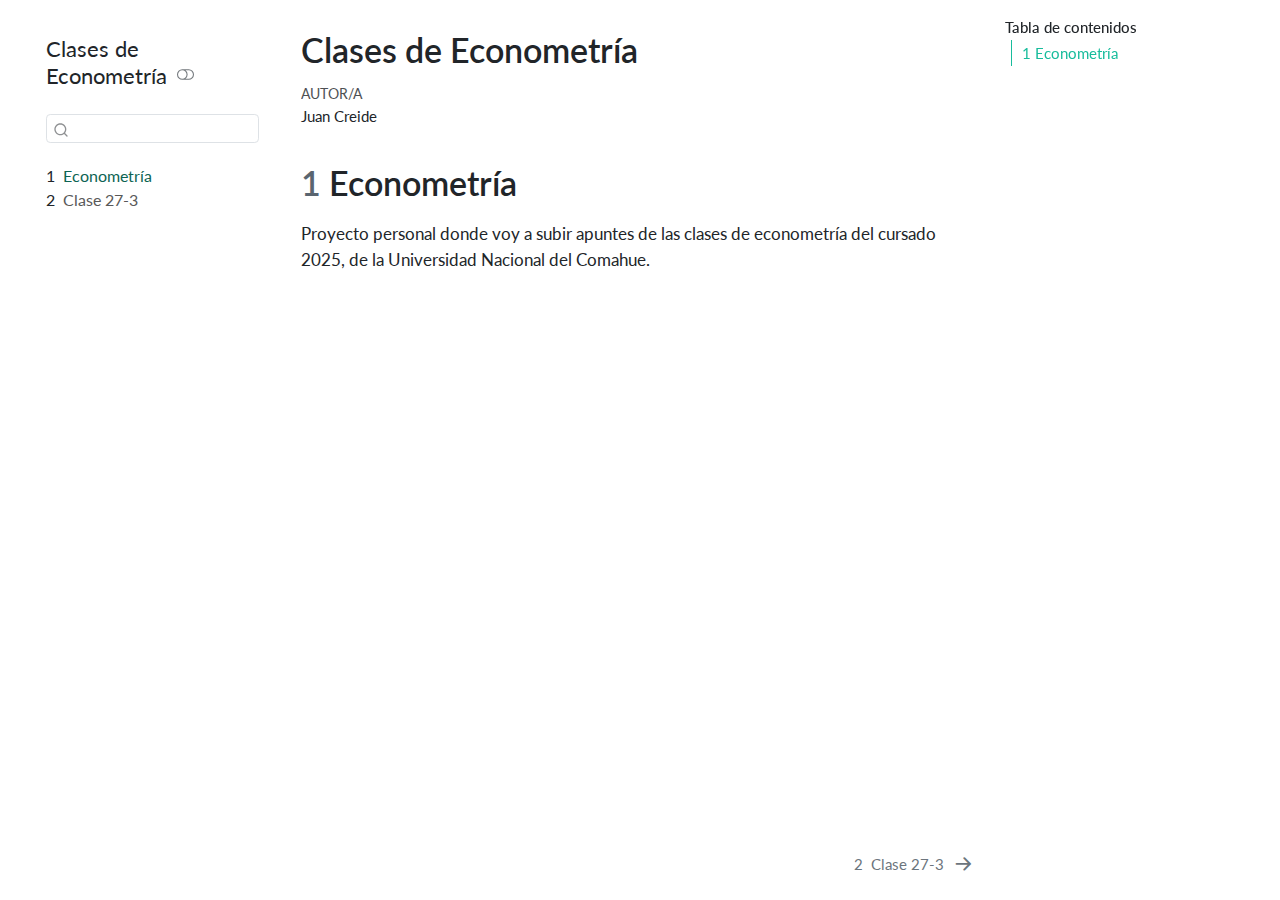
<file: _book/index.html>
<!DOCTYPE html>
<html xmlns="http://www.w3.org/1999/xhtml" lang="es" xml:lang="es"><head>

<meta charset="utf-8">
<meta name="generator" content="quarto-1.6.40">

<meta name="viewport" content="width=device-width, initial-scale=1.0, user-scalable=yes">

<meta name="author" content="Juan Creide">

<title>Clases de Econometría</title>
<style>
code{white-space: pre-wrap;}
span.smallcaps{font-variant: small-caps;}
div.columns{display: flex; gap: min(4vw, 1.5em);}
div.column{flex: auto; overflow-x: auto;}
div.hanging-indent{margin-left: 1.5em; text-indent: -1.5em;}
ul.task-list{list-style: none;}
ul.task-list li input[type="checkbox"] {
  width: 0.8em;
  margin: 0 0.8em 0.2em -1em; /* quarto-specific, see https://github.com/quarto-dev/quarto-cli/issues/4556 */ 
  vertical-align: middle;
}
</style>


<script src="site_libs/quarto-nav/quarto-nav.js"></script>
<script src="site_libs/quarto-nav/headroom.min.js"></script>
<script src="site_libs/clipboard/clipboard.min.js"></script>
<script src="site_libs/quarto-search/autocomplete.umd.js"></script>
<script src="site_libs/quarto-search/fuse.min.js"></script>
<script src="site_libs/quarto-search/quarto-search.js"></script>
<meta name="quarto:offset" content="./">
<link href="./clase-27-3.html" rel="next">
<script src="site_libs/quarto-html/quarto.js"></script>
<script src="site_libs/quarto-html/popper.min.js"></script>
<script src="site_libs/quarto-html/tippy.umd.min.js"></script>
<script src="site_libs/quarto-html/anchor.min.js"></script>
<link href="site_libs/quarto-html/tippy.css" rel="stylesheet">
<link href="site_libs/quarto-html/quarto-syntax-highlighting-549806ee2085284f45b00abea8c6df48.css" rel="stylesheet" class="quarto-color-scheme" id="quarto-text-highlighting-styles">
<link href="site_libs/quarto-html/quarto-syntax-highlighting-dark-8ea72dc5fed832574809a9c94082fbbb.css" rel="prefetch" class="quarto-color-scheme quarto-color-alternate" id="quarto-text-highlighting-styles">
<script src="site_libs/bootstrap/bootstrap.min.js"></script>
<link href="site_libs/bootstrap/bootstrap-icons.css" rel="stylesheet">
<link href="site_libs/bootstrap/bootstrap-f84d9f9d10a0c6f090943b6db794e8c9.min.css" rel="stylesheet" append-hash="true" class="quarto-color-scheme" id="quarto-bootstrap" data-mode="light">
<link href="site_libs/bootstrap/bootstrap-dark-b95f69ee6aae80f75f8c3f5956f1c497.min.css" rel="prefetch" append-hash="true" class="quarto-color-scheme quarto-color-alternate" id="quarto-bootstrap" data-mode="dark">
<script id="quarto-search-options" type="application/json">{
  "location": "sidebar",
  "copy-button": false,
  "collapse-after": 3,
  "panel-placement": "start",
  "type": "textbox",
  "limit": 50,
  "keyboard-shortcut": [
    "f",
    "/",
    "s"
  ],
  "show-item-context": false,
  "language": {
    "search-no-results-text": "Sin resultados",
    "search-matching-documents-text": "documentos encontrados",
    "search-copy-link-title": "Copiar el enlace en la búsqueda",
    "search-hide-matches-text": "Ocultar resultados adicionales",
    "search-more-match-text": "resultado adicional en este documento",
    "search-more-matches-text": "resultados adicionales en este documento",
    "search-clear-button-title": "Borrar",
    "search-text-placeholder": "",
    "search-detached-cancel-button-title": "Cancelar",
    "search-submit-button-title": "Enviar",
    "search-label": "Buscar"
  }
}</script>


</head>

<body class="nav-sidebar floating">

<div id="quarto-search-results"></div>
  <header id="quarto-header" class="headroom fixed-top">
  <nav class="quarto-secondary-nav">
    <div class="container-fluid d-flex">
      <button type="button" class="quarto-btn-toggle btn" data-bs-toggle="collapse" role="button" data-bs-target=".quarto-sidebar-collapse-item" aria-controls="quarto-sidebar" aria-expanded="false" aria-label="Alternar barra lateral" onclick="if (window.quartoToggleHeadroom) { window.quartoToggleHeadroom(); }">
        <i class="bi bi-layout-text-sidebar-reverse"></i>
      </button>
        <nav class="quarto-page-breadcrumbs" aria-label="breadcrumb"><ol class="breadcrumb"><li class="breadcrumb-item"><a href="./index.html"><span class="chapter-number">1</span>&nbsp; <span class="chapter-title">Econometría</span></a></li></ol></nav>
        <a class="flex-grow-1" role="navigation" data-bs-toggle="collapse" data-bs-target=".quarto-sidebar-collapse-item" aria-controls="quarto-sidebar" aria-expanded="false" aria-label="Alternar barra lateral" onclick="if (window.quartoToggleHeadroom) { window.quartoToggleHeadroom(); }">      
        </a>
      <button type="button" class="btn quarto-search-button" aria-label="Buscar" onclick="window.quartoOpenSearch();">
        <i class="bi bi-search"></i>
      </button>
    </div>
  </nav>
</header>
<!-- content -->
<div id="quarto-content" class="quarto-container page-columns page-rows-contents page-layout-article">
<!-- sidebar -->
  <nav id="quarto-sidebar" class="sidebar collapse collapse-horizontal quarto-sidebar-collapse-item sidebar-navigation floating overflow-auto">
    <div class="pt-lg-2 mt-2 text-left sidebar-header">
    <div class="sidebar-title mb-0 py-0">
      <a href="./">Clases de Econometría</a> 
        <div class="sidebar-tools-main">
  <a href="" class="quarto-color-scheme-toggle quarto-navigation-tool  px-1" onclick="window.quartoToggleColorScheme(); return false;" title="Alternar modo oscuro"><i class="bi"></i></a>
</div>
    </div>
      </div>
        <div class="mt-2 flex-shrink-0 align-items-center">
        <div class="sidebar-search">
        <div id="quarto-search" class="" title="Buscar"></div>
        </div>
        </div>
    <div class="sidebar-menu-container"> 
    <ul class="list-unstyled mt-1">
        <li class="sidebar-item">
  <div class="sidebar-item-container"> 
  <a href="./index.html" class="sidebar-item-text sidebar-link active">
 <span class="menu-text"><span class="chapter-number">1</span>&nbsp; <span class="chapter-title">Econometría</span></span></a>
  </div>
</li>
        <li class="sidebar-item">
  <div class="sidebar-item-container"> 
  <a href="./clase-27-3.html" class="sidebar-item-text sidebar-link">
 <span class="menu-text"><span class="chapter-number">2</span>&nbsp; <span class="chapter-title">Clase 27-3</span></span></a>
  </div>
</li>
    </ul>
    </div>
</nav>
<div id="quarto-sidebar-glass" class="quarto-sidebar-collapse-item" data-bs-toggle="collapse" data-bs-target=".quarto-sidebar-collapse-item"></div>
<!-- margin-sidebar -->
    <div id="quarto-margin-sidebar" class="sidebar margin-sidebar">
        <nav id="TOC" role="doc-toc" class="toc-active">
    <h2 id="toc-title">Tabla de contenidos</h2>
   
  <ul>
  <li><a href="#econometría" id="toc-econometría" class="nav-link active" data-scroll-target="#econometría"><span class="header-section-number">1</span> Econometría</a></li>
  </ul>
</nav>
    </div>
<!-- main -->
<main class="content" id="quarto-document-content">

<header id="title-block-header" class="quarto-title-block default">
<div class="quarto-title">
<h1 class="title">Clases de Econometría</h1>
</div>



<div class="quarto-title-meta">

    <div>
    <div class="quarto-title-meta-heading">Autor/a</div>
    <div class="quarto-title-meta-contents">
             <p>Juan Creide </p>
          </div>
  </div>
    
  
    
  </div>
  


</header>


<section id="econometría" class="level1" data-number="1">
<h1 data-number="1"><span class="header-section-number">1</span> Econometría</h1>
<p>Proyecto personal donde voy a subir apuntes de las clases de econometría del cursado 2025, de la Universidad Nacional del Comahue.</p>


</section>

</main> <!-- /main -->
<script id="quarto-html-after-body" type="application/javascript">
window.document.addEventListener("DOMContentLoaded", function (event) {
  const toggleBodyColorMode = (bsSheetEl) => {
    const mode = bsSheetEl.getAttribute("data-mode");
    const bodyEl = window.document.querySelector("body");
    if (mode === "dark") {
      bodyEl.classList.add("quarto-dark");
      bodyEl.classList.remove("quarto-light");
    } else {
      bodyEl.classList.add("quarto-light");
      bodyEl.classList.remove("quarto-dark");
    }
  }
  const toggleBodyColorPrimary = () => {
    const bsSheetEl = window.document.querySelector("link#quarto-bootstrap");
    if (bsSheetEl) {
      toggleBodyColorMode(bsSheetEl);
    }
  }
  toggleBodyColorPrimary();  
  const disableStylesheet = (stylesheets) => {
    for (let i=0; i < stylesheets.length; i++) {
      const stylesheet = stylesheets[i];
      stylesheet.rel = 'prefetch';
    }
  }
  const enableStylesheet = (stylesheets) => {
    for (let i=0; i < stylesheets.length; i++) {
      const stylesheet = stylesheets[i];
      stylesheet.rel = 'stylesheet';
    }
  }
  const manageTransitions = (selector, allowTransitions) => {
    const els = window.document.querySelectorAll(selector);
    for (let i=0; i < els.length; i++) {
      const el = els[i];
      if (allowTransitions) {
        el.classList.remove('notransition');
      } else {
        el.classList.add('notransition');
      }
    }
  }
  const toggleGiscusIfUsed = (isAlternate, darkModeDefault) => {
    const baseTheme = document.querySelector('#giscus-base-theme')?.value ?? 'light';
    const alternateTheme = document.querySelector('#giscus-alt-theme')?.value ?? 'dark';
    let newTheme = '';
    if(darkModeDefault) {
      newTheme = isAlternate ? baseTheme : alternateTheme;
    } else {
      newTheme = isAlternate ? alternateTheme : baseTheme;
    }
    const changeGiscusTheme = () => {
      // From: https://github.com/giscus/giscus/issues/336
      const sendMessage = (message) => {
        const iframe = document.querySelector('iframe.giscus-frame');
        if (!iframe) return;
        iframe.contentWindow.postMessage({ giscus: message }, 'https://giscus.app');
      }
      sendMessage({
        setConfig: {
          theme: newTheme
        }
      });
    }
    const isGiscussLoaded = window.document.querySelector('iframe.giscus-frame') !== null;
    if (isGiscussLoaded) {
      changeGiscusTheme();
    }
  }
  const toggleColorMode = (alternate) => {
    // Switch the stylesheets
    const alternateStylesheets = window.document.querySelectorAll('link.quarto-color-scheme.quarto-color-alternate');
    manageTransitions('#quarto-margin-sidebar .nav-link', false);
    if (alternate) {
      enableStylesheet(alternateStylesheets);
      for (const sheetNode of alternateStylesheets) {
        if (sheetNode.id === "quarto-bootstrap") {
          toggleBodyColorMode(sheetNode);
        }
      }
    } else {
      disableStylesheet(alternateStylesheets);
      toggleBodyColorPrimary();
    }
    manageTransitions('#quarto-margin-sidebar .nav-link', true);
    // Switch the toggles
    const toggles = window.document.querySelectorAll('.quarto-color-scheme-toggle');
    for (let i=0; i < toggles.length; i++) {
      const toggle = toggles[i];
      if (toggle) {
        if (alternate) {
          toggle.classList.add("alternate");     
        } else {
          toggle.classList.remove("alternate");
        }
      }
    }
    // Hack to workaround the fact that safari doesn't
    // properly recolor the scrollbar when toggling (#1455)
    if (navigator.userAgent.indexOf('Safari') > 0 && navigator.userAgent.indexOf('Chrome') == -1) {
      manageTransitions("body", false);
      window.scrollTo(0, 1);
      setTimeout(() => {
        window.scrollTo(0, 0);
        manageTransitions("body", true);
      }, 40);  
    }
  }
  const isFileUrl = () => { 
    return window.location.protocol === 'file:';
  }
  const hasAlternateSentinel = () => {  
    let styleSentinel = getColorSchemeSentinel();
    if (styleSentinel !== null) {
      return styleSentinel === "alternate";
    } else {
      return false;
    }
  }
  const setStyleSentinel = (alternate) => {
    const value = alternate ? "alternate" : "default";
    if (!isFileUrl()) {
      window.localStorage.setItem("quarto-color-scheme", value);
    } else {
      localAlternateSentinel = value;
    }
  }
  const getColorSchemeSentinel = () => {
    if (!isFileUrl()) {
      const storageValue = window.localStorage.getItem("quarto-color-scheme");
      return storageValue != null ? storageValue : localAlternateSentinel;
    } else {
      return localAlternateSentinel;
    }
  }
  const darkModeDefault = false;
  let localAlternateSentinel = darkModeDefault ? 'alternate' : 'default';
  // Dark / light mode switch
  window.quartoToggleColorScheme = () => {
    // Read the current dark / light value 
    let toAlternate = !hasAlternateSentinel();
    toggleColorMode(toAlternate);
    setStyleSentinel(toAlternate);
    toggleGiscusIfUsed(toAlternate, darkModeDefault);
  };
  // Ensure there is a toggle, if there isn't float one in the top right
  if (window.document.querySelector('.quarto-color-scheme-toggle') === null) {
    const a = window.document.createElement('a');
    a.classList.add('top-right');
    a.classList.add('quarto-color-scheme-toggle');
    a.href = "";
    a.onclick = function() { try { window.quartoToggleColorScheme(); } catch {} return false; };
    const i = window.document.createElement("i");
    i.classList.add('bi');
    a.appendChild(i);
    window.document.body.appendChild(a);
  }
  // Switch to dark mode if need be
  if (hasAlternateSentinel()) {
    toggleColorMode(true);
  } else {
    toggleColorMode(false);
  }
  const icon = "";
  const anchorJS = new window.AnchorJS();
  anchorJS.options = {
    placement: 'right',
    icon: icon
  };
  anchorJS.add('.anchored');
  const isCodeAnnotation = (el) => {
    for (const clz of el.classList) {
      if (clz.startsWith('code-annotation-')) {                     
        return true;
      }
    }
    return false;
  }
  const onCopySuccess = function(e) {
    // button target
    const button = e.trigger;
    // don't keep focus
    button.blur();
    // flash "checked"
    button.classList.add('code-copy-button-checked');
    var currentTitle = button.getAttribute("title");
    button.setAttribute("title", "Copiado");
    let tooltip;
    if (window.bootstrap) {
      button.setAttribute("data-bs-toggle", "tooltip");
      button.setAttribute("data-bs-placement", "left");
      button.setAttribute("data-bs-title", "Copiado");
      tooltip = new bootstrap.Tooltip(button, 
        { trigger: "manual", 
          customClass: "code-copy-button-tooltip",
          offset: [0, -8]});
      tooltip.show();    
    }
    setTimeout(function() {
      if (tooltip) {
        tooltip.hide();
        button.removeAttribute("data-bs-title");
        button.removeAttribute("data-bs-toggle");
        button.removeAttribute("data-bs-placement");
      }
      button.setAttribute("title", currentTitle);
      button.classList.remove('code-copy-button-checked');
    }, 1000);
    // clear code selection
    e.clearSelection();
  }
  const getTextToCopy = function(trigger) {
      const codeEl = trigger.previousElementSibling.cloneNode(true);
      for (const childEl of codeEl.children) {
        if (isCodeAnnotation(childEl)) {
          childEl.remove();
        }
      }
      return codeEl.innerText;
  }
  const clipboard = new window.ClipboardJS('.code-copy-button:not([data-in-quarto-modal])', {
    text: getTextToCopy
  });
  clipboard.on('success', onCopySuccess);
  if (window.document.getElementById('quarto-embedded-source-code-modal')) {
    const clipboardModal = new window.ClipboardJS('.code-copy-button[data-in-quarto-modal]', {
      text: getTextToCopy,
      container: window.document.getElementById('quarto-embedded-source-code-modal')
    });
    clipboardModal.on('success', onCopySuccess);
  }
    var localhostRegex = new RegExp(/^(?:http|https):\/\/localhost\:?[0-9]*\//);
    var mailtoRegex = new RegExp(/^mailto:/);
      var filterRegex = new RegExp('/' + window.location.host + '/');
    var isInternal = (href) => {
        return filterRegex.test(href) || localhostRegex.test(href) || mailtoRegex.test(href);
    }
    // Inspect non-navigation links and adorn them if external
 	var links = window.document.querySelectorAll('a[href]:not(.nav-link):not(.navbar-brand):not(.toc-action):not(.sidebar-link):not(.sidebar-item-toggle):not(.pagination-link):not(.no-external):not([aria-hidden]):not(.dropdown-item):not(.quarto-navigation-tool):not(.about-link)');
    for (var i=0; i<links.length; i++) {
      const link = links[i];
      if (!isInternal(link.href)) {
        // undo the damage that might have been done by quarto-nav.js in the case of
        // links that we want to consider external
        if (link.dataset.originalHref !== undefined) {
          link.href = link.dataset.originalHref;
        }
      }
    }
  function tippyHover(el, contentFn, onTriggerFn, onUntriggerFn) {
    const config = {
      allowHTML: true,
      maxWidth: 500,
      delay: 100,
      arrow: false,
      appendTo: function(el) {
          return el.parentElement;
      },
      interactive: true,
      interactiveBorder: 10,
      theme: 'quarto',
      placement: 'bottom-start',
    };
    if (contentFn) {
      config.content = contentFn;
    }
    if (onTriggerFn) {
      config.onTrigger = onTriggerFn;
    }
    if (onUntriggerFn) {
      config.onUntrigger = onUntriggerFn;
    }
    window.tippy(el, config); 
  }
  const noterefs = window.document.querySelectorAll('a[role="doc-noteref"]');
  for (var i=0; i<noterefs.length; i++) {
    const ref = noterefs[i];
    tippyHover(ref, function() {
      // use id or data attribute instead here
      let href = ref.getAttribute('data-footnote-href') || ref.getAttribute('href');
      try { href = new URL(href).hash; } catch {}
      const id = href.replace(/^#\/?/, "");
      const note = window.document.getElementById(id);
      if (note) {
        return note.innerHTML;
      } else {
        return "";
      }
    });
  }
  const xrefs = window.document.querySelectorAll('a.quarto-xref');
  const processXRef = (id, note) => {
    // Strip column container classes
    const stripColumnClz = (el) => {
      el.classList.remove("page-full", "page-columns");
      if (el.children) {
        for (const child of el.children) {
          stripColumnClz(child);
        }
      }
    }
    stripColumnClz(note)
    if (id === null || id.startsWith('sec-')) {
      // Special case sections, only their first couple elements
      const container = document.createElement("div");
      if (note.children && note.children.length > 2) {
        container.appendChild(note.children[0].cloneNode(true));
        for (let i = 1; i < note.children.length; i++) {
          const child = note.children[i];
          if (child.tagName === "P" && child.innerText === "") {
            continue;
          } else {
            container.appendChild(child.cloneNode(true));
            break;
          }
        }
        if (window.Quarto?.typesetMath) {
          window.Quarto.typesetMath(container);
        }
        return container.innerHTML
      } else {
        if (window.Quarto?.typesetMath) {
          window.Quarto.typesetMath(note);
        }
        return note.innerHTML;
      }
    } else {
      // Remove any anchor links if they are present
      const anchorLink = note.querySelector('a.anchorjs-link');
      if (anchorLink) {
        anchorLink.remove();
      }
      if (window.Quarto?.typesetMath) {
        window.Quarto.typesetMath(note);
      }
      if (note.classList.contains("callout")) {
        return note.outerHTML;
      } else {
        return note.innerHTML;
      }
    }
  }
  for (var i=0; i<xrefs.length; i++) {
    const xref = xrefs[i];
    tippyHover(xref, undefined, function(instance) {
      instance.disable();
      let url = xref.getAttribute('href');
      let hash = undefined; 
      if (url.startsWith('#')) {
        hash = url;
      } else {
        try { hash = new URL(url).hash; } catch {}
      }
      if (hash) {
        const id = hash.replace(/^#\/?/, "");
        const note = window.document.getElementById(id);
        if (note !== null) {
          try {
            const html = processXRef(id, note.cloneNode(true));
            instance.setContent(html);
          } finally {
            instance.enable();
            instance.show();
          }
        } else {
          // See if we can fetch this
          fetch(url.split('#')[0])
          .then(res => res.text())
          .then(html => {
            const parser = new DOMParser();
            const htmlDoc = parser.parseFromString(html, "text/html");
            const note = htmlDoc.getElementById(id);
            if (note !== null) {
              const html = processXRef(id, note);
              instance.setContent(html);
            } 
          }).finally(() => {
            instance.enable();
            instance.show();
          });
        }
      } else {
        // See if we can fetch a full url (with no hash to target)
        // This is a special case and we should probably do some content thinning / targeting
        fetch(url)
        .then(res => res.text())
        .then(html => {
          const parser = new DOMParser();
          const htmlDoc = parser.parseFromString(html, "text/html");
          const note = htmlDoc.querySelector('main.content');
          if (note !== null) {
            // This should only happen for chapter cross references
            // (since there is no id in the URL)
            // remove the first header
            if (note.children.length > 0 && note.children[0].tagName === "HEADER") {
              note.children[0].remove();
            }
            const html = processXRef(null, note);
            instance.setContent(html);
          } 
        }).finally(() => {
          instance.enable();
          instance.show();
        });
      }
    }, function(instance) {
    });
  }
      let selectedAnnoteEl;
      const selectorForAnnotation = ( cell, annotation) => {
        let cellAttr = 'data-code-cell="' + cell + '"';
        let lineAttr = 'data-code-annotation="' +  annotation + '"';
        const selector = 'span[' + cellAttr + '][' + lineAttr + ']';
        return selector;
      }
      const selectCodeLines = (annoteEl) => {
        const doc = window.document;
        const targetCell = annoteEl.getAttribute("data-target-cell");
        const targetAnnotation = annoteEl.getAttribute("data-target-annotation");
        const annoteSpan = window.document.querySelector(selectorForAnnotation(targetCell, targetAnnotation));
        const lines = annoteSpan.getAttribute("data-code-lines").split(",");
        const lineIds = lines.map((line) => {
          return targetCell + "-" + line;
        })
        let top = null;
        let height = null;
        let parent = null;
        if (lineIds.length > 0) {
            //compute the position of the single el (top and bottom and make a div)
            const el = window.document.getElementById(lineIds[0]);
            top = el.offsetTop;
            height = el.offsetHeight;
            parent = el.parentElement.parentElement;
          if (lineIds.length > 1) {
            const lastEl = window.document.getElementById(lineIds[lineIds.length - 1]);
            const bottom = lastEl.offsetTop + lastEl.offsetHeight;
            height = bottom - top;
          }
          if (top !== null && height !== null && parent !== null) {
            // cook up a div (if necessary) and position it 
            let div = window.document.getElementById("code-annotation-line-highlight");
            if (div === null) {
              div = window.document.createElement("div");
              div.setAttribute("id", "code-annotation-line-highlight");
              div.style.position = 'absolute';
              parent.appendChild(div);
            }
            div.style.top = top - 2 + "px";
            div.style.height = height + 4 + "px";
            div.style.left = 0;
            let gutterDiv = window.document.getElementById("code-annotation-line-highlight-gutter");
            if (gutterDiv === null) {
              gutterDiv = window.document.createElement("div");
              gutterDiv.setAttribute("id", "code-annotation-line-highlight-gutter");
              gutterDiv.style.position = 'absolute';
              const codeCell = window.document.getElementById(targetCell);
              const gutter = codeCell.querySelector('.code-annotation-gutter');
              gutter.appendChild(gutterDiv);
            }
            gutterDiv.style.top = top - 2 + "px";
            gutterDiv.style.height = height + 4 + "px";
          }
          selectedAnnoteEl = annoteEl;
        }
      };
      const unselectCodeLines = () => {
        const elementsIds = ["code-annotation-line-highlight", "code-annotation-line-highlight-gutter"];
        elementsIds.forEach((elId) => {
          const div = window.document.getElementById(elId);
          if (div) {
            div.remove();
          }
        });
        selectedAnnoteEl = undefined;
      };
        // Handle positioning of the toggle
    window.addEventListener(
      "resize",
      throttle(() => {
        elRect = undefined;
        if (selectedAnnoteEl) {
          selectCodeLines(selectedAnnoteEl);
        }
      }, 10)
    );
    function throttle(fn, ms) {
    let throttle = false;
    let timer;
      return (...args) => {
        if(!throttle) { // first call gets through
            fn.apply(this, args);
            throttle = true;
        } else { // all the others get throttled
            if(timer) clearTimeout(timer); // cancel #2
            timer = setTimeout(() => {
              fn.apply(this, args);
              timer = throttle = false;
            }, ms);
        }
      };
    }
      // Attach click handler to the DT
      const annoteDls = window.document.querySelectorAll('dt[data-target-cell]');
      for (const annoteDlNode of annoteDls) {
        annoteDlNode.addEventListener('click', (event) => {
          const clickedEl = event.target;
          if (clickedEl !== selectedAnnoteEl) {
            unselectCodeLines();
            const activeEl = window.document.querySelector('dt[data-target-cell].code-annotation-active');
            if (activeEl) {
              activeEl.classList.remove('code-annotation-active');
            }
            selectCodeLines(clickedEl);
            clickedEl.classList.add('code-annotation-active');
          } else {
            // Unselect the line
            unselectCodeLines();
            clickedEl.classList.remove('code-annotation-active');
          }
        });
      }
  const findCites = (el) => {
    const parentEl = el.parentElement;
    if (parentEl) {
      const cites = parentEl.dataset.cites;
      if (cites) {
        return {
          el,
          cites: cites.split(' ')
        };
      } else {
        return findCites(el.parentElement)
      }
    } else {
      return undefined;
    }
  };
  var bibliorefs = window.document.querySelectorAll('a[role="doc-biblioref"]');
  for (var i=0; i<bibliorefs.length; i++) {
    const ref = bibliorefs[i];
    const citeInfo = findCites(ref);
    if (citeInfo) {
      tippyHover(citeInfo.el, function() {
        var popup = window.document.createElement('div');
        citeInfo.cites.forEach(function(cite) {
          var citeDiv = window.document.createElement('div');
          citeDiv.classList.add('hanging-indent');
          citeDiv.classList.add('csl-entry');
          var biblioDiv = window.document.getElementById('ref-' + cite);
          if (biblioDiv) {
            citeDiv.innerHTML = biblioDiv.innerHTML;
          }
          popup.appendChild(citeDiv);
        });
        return popup.innerHTML;
      });
    }
  }
});
</script>
<nav class="page-navigation">
  <div class="nav-page nav-page-previous">
  </div>
  <div class="nav-page nav-page-next">
      <a href="./clase-27-3.html" class="pagination-link" aria-label="Clase 27-3">
        <span class="nav-page-text"><span class="chapter-number">2</span>&nbsp; <span class="chapter-title">Clase 27-3</span></span> <i class="bi bi-arrow-right-short"></i>
      </a>
  </div>
</nav>
</div> <!-- /content -->




</body></html>
</file>
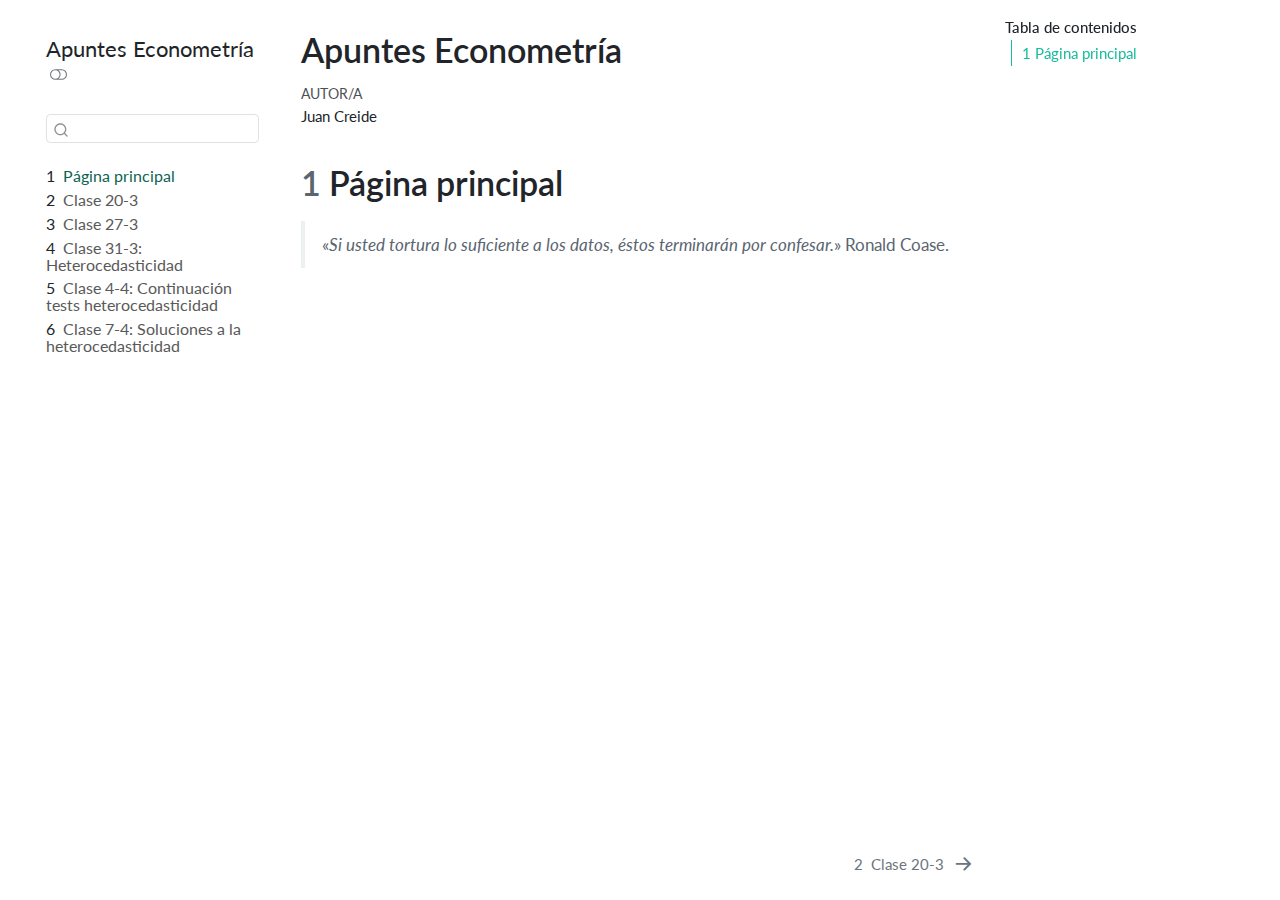
<file: docs/index.html>
<!DOCTYPE html>
<html xmlns="http://www.w3.org/1999/xhtml" lang="es" xml:lang="es"><head>

<meta charset="utf-8">
<meta name="generator" content="quarto-1.6.40">

<meta name="viewport" content="width=device-width, initial-scale=1.0, user-scalable=yes">

<meta name="author" content="Juan Creide">

<title>Apuntes Econometría</title>
<style>
code{white-space: pre-wrap;}
span.smallcaps{font-variant: small-caps;}
div.columns{display: flex; gap: min(4vw, 1.5em);}
div.column{flex: auto; overflow-x: auto;}
div.hanging-indent{margin-left: 1.5em; text-indent: -1.5em;}
ul.task-list{list-style: none;}
ul.task-list li input[type="checkbox"] {
  width: 0.8em;
  margin: 0 0.8em 0.2em -1em; /* quarto-specific, see https://github.com/quarto-dev/quarto-cli/issues/4556 */ 
  vertical-align: middle;
}
</style>


<script src="site_libs/quarto-nav/quarto-nav.js"></script>
<script src="site_libs/quarto-nav/headroom.min.js"></script>
<script src="site_libs/clipboard/clipboard.min.js"></script>
<script src="site_libs/quarto-search/autocomplete.umd.js"></script>
<script src="site_libs/quarto-search/fuse.min.js"></script>
<script src="site_libs/quarto-search/quarto-search.js"></script>
<meta name="quarto:offset" content="./">
<link href="./clase-20-3.html" rel="next">
<script src="site_libs/quarto-html/quarto.js"></script>
<script src="site_libs/quarto-html/popper.min.js"></script>
<script src="site_libs/quarto-html/tippy.umd.min.js"></script>
<script src="site_libs/quarto-html/anchor.min.js"></script>
<link href="site_libs/quarto-html/tippy.css" rel="stylesheet">
<link href="site_libs/quarto-html/quarto-syntax-highlighting-549806ee2085284f45b00abea8c6df48.css" rel="stylesheet" class="quarto-color-scheme" id="quarto-text-highlighting-styles">
<link href="site_libs/quarto-html/quarto-syntax-highlighting-dark-8ea72dc5fed832574809a9c94082fbbb.css" rel="prefetch" class="quarto-color-scheme quarto-color-alternate" id="quarto-text-highlighting-styles">
<script src="site_libs/bootstrap/bootstrap.min.js"></script>
<link href="site_libs/bootstrap/bootstrap-icons.css" rel="stylesheet">
<link href="site_libs/bootstrap/bootstrap-f84d9f9d10a0c6f090943b6db794e8c9.min.css" rel="stylesheet" append-hash="true" class="quarto-color-scheme" id="quarto-bootstrap" data-mode="light">
<link href="site_libs/bootstrap/bootstrap-dark-b95f69ee6aae80f75f8c3f5956f1c497.min.css" rel="prefetch" append-hash="true" class="quarto-color-scheme quarto-color-alternate" id="quarto-bootstrap" data-mode="dark">
<script id="quarto-search-options" type="application/json">{
  "location": "sidebar",
  "copy-button": false,
  "collapse-after": 3,
  "panel-placement": "start",
  "type": "textbox",
  "limit": 50,
  "keyboard-shortcut": [
    "f",
    "/",
    "s"
  ],
  "show-item-context": false,
  "language": {
    "search-no-results-text": "Sin resultados",
    "search-matching-documents-text": "documentos encontrados",
    "search-copy-link-title": "Copiar el enlace en la búsqueda",
    "search-hide-matches-text": "Ocultar resultados adicionales",
    "search-more-match-text": "resultado adicional en este documento",
    "search-more-matches-text": "resultados adicionales en este documento",
    "search-clear-button-title": "Borrar",
    "search-text-placeholder": "",
    "search-detached-cancel-button-title": "Cancelar",
    "search-submit-button-title": "Enviar",
    "search-label": "Buscar"
  }
}</script>


</head>

<body class="nav-sidebar floating">

<div id="quarto-search-results"></div>
  <header id="quarto-header" class="headroom fixed-top">
  <nav class="quarto-secondary-nav">
    <div class="container-fluid d-flex">
      <button type="button" class="quarto-btn-toggle btn" data-bs-toggle="collapse" role="button" data-bs-target=".quarto-sidebar-collapse-item" aria-controls="quarto-sidebar" aria-expanded="false" aria-label="Alternar barra lateral" onclick="if (window.quartoToggleHeadroom) { window.quartoToggleHeadroom(); }">
        <i class="bi bi-layout-text-sidebar-reverse"></i>
      </button>
        <nav class="quarto-page-breadcrumbs" aria-label="breadcrumb"><ol class="breadcrumb"><li class="breadcrumb-item"><a href="./index.html"><span class="chapter-number">1</span>&nbsp; <span class="chapter-title">Página principal</span></a></li></ol></nav>
        <a class="flex-grow-1" role="navigation" data-bs-toggle="collapse" data-bs-target=".quarto-sidebar-collapse-item" aria-controls="quarto-sidebar" aria-expanded="false" aria-label="Alternar barra lateral" onclick="if (window.quartoToggleHeadroom) { window.quartoToggleHeadroom(); }">      
        </a>
      <button type="button" class="btn quarto-search-button" aria-label="Buscar" onclick="window.quartoOpenSearch();">
        <i class="bi bi-search"></i>
      </button>
    </div>
  </nav>
</header>
<!-- content -->
<div id="quarto-content" class="quarto-container page-columns page-rows-contents page-layout-article">
<!-- sidebar -->
  <nav id="quarto-sidebar" class="sidebar collapse collapse-horizontal quarto-sidebar-collapse-item sidebar-navigation floating overflow-auto">
    <div class="pt-lg-2 mt-2 text-left sidebar-header">
    <div class="sidebar-title mb-0 py-0">
      <a href="./">Apuntes Econometría</a> 
        <div class="sidebar-tools-main">
  <a href="" class="quarto-color-scheme-toggle quarto-navigation-tool  px-1" onclick="window.quartoToggleColorScheme(); return false;" title="Alternar modo oscuro"><i class="bi"></i></a>
</div>
    </div>
      </div>
        <div class="mt-2 flex-shrink-0 align-items-center">
        <div class="sidebar-search">
        <div id="quarto-search" class="" title="Buscar"></div>
        </div>
        </div>
    <div class="sidebar-menu-container"> 
    <ul class="list-unstyled mt-1">
        <li class="sidebar-item">
  <div class="sidebar-item-container"> 
  <a href="./index.html" class="sidebar-item-text sidebar-link active">
 <span class="menu-text"><span class="chapter-number">1</span>&nbsp; <span class="chapter-title">Página principal</span></span></a>
  </div>
</li>
        <li class="sidebar-item">
  <div class="sidebar-item-container"> 
  <a href="./clase-20-3.html" class="sidebar-item-text sidebar-link">
 <span class="menu-text"><span class="chapter-number">2</span>&nbsp; <span class="chapter-title">Clase 20-3</span></span></a>
  </div>
</li>
        <li class="sidebar-item">
  <div class="sidebar-item-container"> 
  <a href="./clase-27-3.html" class="sidebar-item-text sidebar-link">
 <span class="menu-text"><span class="chapter-number">3</span>&nbsp; <span class="chapter-title">Clase 27-3</span></span></a>
  </div>
</li>
        <li class="sidebar-item">
  <div class="sidebar-item-container"> 
  <a href="./clase 31-3.html" class="sidebar-item-text sidebar-link">
 <span class="menu-text"><span class="chapter-number">4</span>&nbsp; <span class="chapter-title">Clase 31-3: Heterocedasticidad</span></span></a>
  </div>
</li>
        <li class="sidebar-item">
  <div class="sidebar-item-container"> 
  <a href="./clase 3-4.html" class="sidebar-item-text sidebar-link">
 <span class="menu-text"><span class="chapter-number">5</span>&nbsp; <span class="chapter-title">Clase 4-4: Continuación tests heterocedasticidad</span></span></a>
  </div>
</li>
        <li class="sidebar-item">
  <div class="sidebar-item-container"> 
  <a href="./clase 7-4.html" class="sidebar-item-text sidebar-link">
 <span class="menu-text"><span class="chapter-number">6</span>&nbsp; <span class="chapter-title">Clase 7-4: Soluciones a la heterocedasticidad</span></span></a>
  </div>
</li>
    </ul>
    </div>
</nav>
<div id="quarto-sidebar-glass" class="quarto-sidebar-collapse-item" data-bs-toggle="collapse" data-bs-target=".quarto-sidebar-collapse-item"></div>
<!-- margin-sidebar -->
    <div id="quarto-margin-sidebar" class="sidebar margin-sidebar">
        <nav id="TOC" role="doc-toc" class="toc-active">
    <h2 id="toc-title">Tabla de contenidos</h2>
   
  <ul>
  <li><a href="#página-principal" id="toc-página-principal" class="nav-link active" data-scroll-target="#página-principal"><span class="header-section-number">1</span> Página principal</a></li>
  </ul>
</nav>
    </div>
<!-- main -->
<main class="content" id="quarto-document-content">

<header id="title-block-header" class="quarto-title-block default">
<div class="quarto-title">
<h1 class="title">Apuntes Econometría</h1>
</div>



<div class="quarto-title-meta">

    <div>
    <div class="quarto-title-meta-heading">Autor/a</div>
    <div class="quarto-title-meta-contents">
             <p>Juan Creide </p>
          </div>
  </div>
    
  
    
  </div>
  


</header>


<section id="página-principal" class="level1" data-number="1">
<h1 data-number="1"><span class="header-section-number">1</span> Página principal</h1>
<blockquote class="blockquote">
<p>«<em>Si usted tortura lo suficiente a los datos, éstos terminarán por confesar.</em>» Ronald Coase.</p>
</blockquote>


</section>

</main> <!-- /main -->
<script id="quarto-html-after-body" type="application/javascript">
window.document.addEventListener("DOMContentLoaded", function (event) {
  const toggleBodyColorMode = (bsSheetEl) => {
    const mode = bsSheetEl.getAttribute("data-mode");
    const bodyEl = window.document.querySelector("body");
    if (mode === "dark") {
      bodyEl.classList.add("quarto-dark");
      bodyEl.classList.remove("quarto-light");
    } else {
      bodyEl.classList.add("quarto-light");
      bodyEl.classList.remove("quarto-dark");
    }
  }
  const toggleBodyColorPrimary = () => {
    const bsSheetEl = window.document.querySelector("link#quarto-bootstrap");
    if (bsSheetEl) {
      toggleBodyColorMode(bsSheetEl);
    }
  }
  toggleBodyColorPrimary();  
  const disableStylesheet = (stylesheets) => {
    for (let i=0; i < stylesheets.length; i++) {
      const stylesheet = stylesheets[i];
      stylesheet.rel = 'prefetch';
    }
  }
  const enableStylesheet = (stylesheets) => {
    for (let i=0; i < stylesheets.length; i++) {
      const stylesheet = stylesheets[i];
      stylesheet.rel = 'stylesheet';
    }
  }
  const manageTransitions = (selector, allowTransitions) => {
    const els = window.document.querySelectorAll(selector);
    for (let i=0; i < els.length; i++) {
      const el = els[i];
      if (allowTransitions) {
        el.classList.remove('notransition');
      } else {
        el.classList.add('notransition');
      }
    }
  }
  const toggleGiscusIfUsed = (isAlternate, darkModeDefault) => {
    const baseTheme = document.querySelector('#giscus-base-theme')?.value ?? 'light';
    const alternateTheme = document.querySelector('#giscus-alt-theme')?.value ?? 'dark';
    let newTheme = '';
    if(darkModeDefault) {
      newTheme = isAlternate ? baseTheme : alternateTheme;
    } else {
      newTheme = isAlternate ? alternateTheme : baseTheme;
    }
    const changeGiscusTheme = () => {
      // From: https://github.com/giscus/giscus/issues/336
      const sendMessage = (message) => {
        const iframe = document.querySelector('iframe.giscus-frame');
        if (!iframe) return;
        iframe.contentWindow.postMessage({ giscus: message }, 'https://giscus.app');
      }
      sendMessage({
        setConfig: {
          theme: newTheme
        }
      });
    }
    const isGiscussLoaded = window.document.querySelector('iframe.giscus-frame') !== null;
    if (isGiscussLoaded) {
      changeGiscusTheme();
    }
  }
  const toggleColorMode = (alternate) => {
    // Switch the stylesheets
    const alternateStylesheets = window.document.querySelectorAll('link.quarto-color-scheme.quarto-color-alternate');
    manageTransitions('#quarto-margin-sidebar .nav-link', false);
    if (alternate) {
      enableStylesheet(alternateStylesheets);
      for (const sheetNode of alternateStylesheets) {
        if (sheetNode.id === "quarto-bootstrap") {
          toggleBodyColorMode(sheetNode);
        }
      }
    } else {
      disableStylesheet(alternateStylesheets);
      toggleBodyColorPrimary();
    }
    manageTransitions('#quarto-margin-sidebar .nav-link', true);
    // Switch the toggles
    const toggles = window.document.querySelectorAll('.quarto-color-scheme-toggle');
    for (let i=0; i < toggles.length; i++) {
      const toggle = toggles[i];
      if (toggle) {
        if (alternate) {
          toggle.classList.add("alternate");     
        } else {
          toggle.classList.remove("alternate");
        }
      }
    }
    // Hack to workaround the fact that safari doesn't
    // properly recolor the scrollbar when toggling (#1455)
    if (navigator.userAgent.indexOf('Safari') > 0 && navigator.userAgent.indexOf('Chrome') == -1) {
      manageTransitions("body", false);
      window.scrollTo(0, 1);
      setTimeout(() => {
        window.scrollTo(0, 0);
        manageTransitions("body", true);
      }, 40);  
    }
  }
  const isFileUrl = () => { 
    return window.location.protocol === 'file:';
  }
  const hasAlternateSentinel = () => {  
    let styleSentinel = getColorSchemeSentinel();
    if (styleSentinel !== null) {
      return styleSentinel === "alternate";
    } else {
      return false;
    }
  }
  const setStyleSentinel = (alternate) => {
    const value = alternate ? "alternate" : "default";
    if (!isFileUrl()) {
      window.localStorage.setItem("quarto-color-scheme", value);
    } else {
      localAlternateSentinel = value;
    }
  }
  const getColorSchemeSentinel = () => {
    if (!isFileUrl()) {
      const storageValue = window.localStorage.getItem("quarto-color-scheme");
      return storageValue != null ? storageValue : localAlternateSentinel;
    } else {
      return localAlternateSentinel;
    }
  }
  const darkModeDefault = false;
  let localAlternateSentinel = darkModeDefault ? 'alternate' : 'default';
  // Dark / light mode switch
  window.quartoToggleColorScheme = () => {
    // Read the current dark / light value 
    let toAlternate = !hasAlternateSentinel();
    toggleColorMode(toAlternate);
    setStyleSentinel(toAlternate);
    toggleGiscusIfUsed(toAlternate, darkModeDefault);
  };
  // Ensure there is a toggle, if there isn't float one in the top right
  if (window.document.querySelector('.quarto-color-scheme-toggle') === null) {
    const a = window.document.createElement('a');
    a.classList.add('top-right');
    a.classList.add('quarto-color-scheme-toggle');
    a.href = "";
    a.onclick = function() { try { window.quartoToggleColorScheme(); } catch {} return false; };
    const i = window.document.createElement("i");
    i.classList.add('bi');
    a.appendChild(i);
    window.document.body.appendChild(a);
  }
  // Switch to dark mode if need be
  if (hasAlternateSentinel()) {
    toggleColorMode(true);
  } else {
    toggleColorMode(false);
  }
  const icon = "";
  const anchorJS = new window.AnchorJS();
  anchorJS.options = {
    placement: 'right',
    icon: icon
  };
  anchorJS.add('.anchored');
  const isCodeAnnotation = (el) => {
    for (const clz of el.classList) {
      if (clz.startsWith('code-annotation-')) {                     
        return true;
      }
    }
    return false;
  }
  const onCopySuccess = function(e) {
    // button target
    const button = e.trigger;
    // don't keep focus
    button.blur();
    // flash "checked"
    button.classList.add('code-copy-button-checked');
    var currentTitle = button.getAttribute("title");
    button.setAttribute("title", "Copiado");
    let tooltip;
    if (window.bootstrap) {
      button.setAttribute("data-bs-toggle", "tooltip");
      button.setAttribute("data-bs-placement", "left");
      button.setAttribute("data-bs-title", "Copiado");
      tooltip = new bootstrap.Tooltip(button, 
        { trigger: "manual", 
          customClass: "code-copy-button-tooltip",
          offset: [0, -8]});
      tooltip.show();    
    }
    setTimeout(function() {
      if (tooltip) {
        tooltip.hide();
        button.removeAttribute("data-bs-title");
        button.removeAttribute("data-bs-toggle");
        button.removeAttribute("data-bs-placement");
      }
      button.setAttribute("title", currentTitle);
      button.classList.remove('code-copy-button-checked');
    }, 1000);
    // clear code selection
    e.clearSelection();
  }
  const getTextToCopy = function(trigger) {
      const codeEl = trigger.previousElementSibling.cloneNode(true);
      for (const childEl of codeEl.children) {
        if (isCodeAnnotation(childEl)) {
          childEl.remove();
        }
      }
      return codeEl.innerText;
  }
  const clipboard = new window.ClipboardJS('.code-copy-button:not([data-in-quarto-modal])', {
    text: getTextToCopy
  });
  clipboard.on('success', onCopySuccess);
  if (window.document.getElementById('quarto-embedded-source-code-modal')) {
    const clipboardModal = new window.ClipboardJS('.code-copy-button[data-in-quarto-modal]', {
      text: getTextToCopy,
      container: window.document.getElementById('quarto-embedded-source-code-modal')
    });
    clipboardModal.on('success', onCopySuccess);
  }
    var localhostRegex = new RegExp(/^(?:http|https):\/\/localhost\:?[0-9]*\//);
    var mailtoRegex = new RegExp(/^mailto:/);
      var filterRegex = new RegExp('/' + window.location.host + '/');
    var isInternal = (href) => {
        return filterRegex.test(href) || localhostRegex.test(href) || mailtoRegex.test(href);
    }
    // Inspect non-navigation links and adorn them if external
 	var links = window.document.querySelectorAll('a[href]:not(.nav-link):not(.navbar-brand):not(.toc-action):not(.sidebar-link):not(.sidebar-item-toggle):not(.pagination-link):not(.no-external):not([aria-hidden]):not(.dropdown-item):not(.quarto-navigation-tool):not(.about-link)');
    for (var i=0; i<links.length; i++) {
      const link = links[i];
      if (!isInternal(link.href)) {
        // undo the damage that might have been done by quarto-nav.js in the case of
        // links that we want to consider external
        if (link.dataset.originalHref !== undefined) {
          link.href = link.dataset.originalHref;
        }
      }
    }
  function tippyHover(el, contentFn, onTriggerFn, onUntriggerFn) {
    const config = {
      allowHTML: true,
      maxWidth: 500,
      delay: 100,
      arrow: false,
      appendTo: function(el) {
          return el.parentElement;
      },
      interactive: true,
      interactiveBorder: 10,
      theme: 'quarto',
      placement: 'bottom-start',
    };
    if (contentFn) {
      config.content = contentFn;
    }
    if (onTriggerFn) {
      config.onTrigger = onTriggerFn;
    }
    if (onUntriggerFn) {
      config.onUntrigger = onUntriggerFn;
    }
    window.tippy(el, config); 
  }
  const noterefs = window.document.querySelectorAll('a[role="doc-noteref"]');
  for (var i=0; i<noterefs.length; i++) {
    const ref = noterefs[i];
    tippyHover(ref, function() {
      // use id or data attribute instead here
      let href = ref.getAttribute('data-footnote-href') || ref.getAttribute('href');
      try { href = new URL(href).hash; } catch {}
      const id = href.replace(/^#\/?/, "");
      const note = window.document.getElementById(id);
      if (note) {
        return note.innerHTML;
      } else {
        return "";
      }
    });
  }
  const xrefs = window.document.querySelectorAll('a.quarto-xref');
  const processXRef = (id, note) => {
    // Strip column container classes
    const stripColumnClz = (el) => {
      el.classList.remove("page-full", "page-columns");
      if (el.children) {
        for (const child of el.children) {
          stripColumnClz(child);
        }
      }
    }
    stripColumnClz(note)
    if (id === null || id.startsWith('sec-')) {
      // Special case sections, only their first couple elements
      const container = document.createElement("div");
      if (note.children && note.children.length > 2) {
        container.appendChild(note.children[0].cloneNode(true));
        for (let i = 1; i < note.children.length; i++) {
          const child = note.children[i];
          if (child.tagName === "P" && child.innerText === "") {
            continue;
          } else {
            container.appendChild(child.cloneNode(true));
            break;
          }
        }
        if (window.Quarto?.typesetMath) {
          window.Quarto.typesetMath(container);
        }
        return container.innerHTML
      } else {
        if (window.Quarto?.typesetMath) {
          window.Quarto.typesetMath(note);
        }
        return note.innerHTML;
      }
    } else {
      // Remove any anchor links if they are present
      const anchorLink = note.querySelector('a.anchorjs-link');
      if (anchorLink) {
        anchorLink.remove();
      }
      if (window.Quarto?.typesetMath) {
        window.Quarto.typesetMath(note);
      }
      if (note.classList.contains("callout")) {
        return note.outerHTML;
      } else {
        return note.innerHTML;
      }
    }
  }
  for (var i=0; i<xrefs.length; i++) {
    const xref = xrefs[i];
    tippyHover(xref, undefined, function(instance) {
      instance.disable();
      let url = xref.getAttribute('href');
      let hash = undefined; 
      if (url.startsWith('#')) {
        hash = url;
      } else {
        try { hash = new URL(url).hash; } catch {}
      }
      if (hash) {
        const id = hash.replace(/^#\/?/, "");
        const note = window.document.getElementById(id);
        if (note !== null) {
          try {
            const html = processXRef(id, note.cloneNode(true));
            instance.setContent(html);
          } finally {
            instance.enable();
            instance.show();
          }
        } else {
          // See if we can fetch this
          fetch(url.split('#')[0])
          .then(res => res.text())
          .then(html => {
            const parser = new DOMParser();
            const htmlDoc = parser.parseFromString(html, "text/html");
            const note = htmlDoc.getElementById(id);
            if (note !== null) {
              const html = processXRef(id, note);
              instance.setContent(html);
            } 
          }).finally(() => {
            instance.enable();
            instance.show();
          });
        }
      } else {
        // See if we can fetch a full url (with no hash to target)
        // This is a special case and we should probably do some content thinning / targeting
        fetch(url)
        .then(res => res.text())
        .then(html => {
          const parser = new DOMParser();
          const htmlDoc = parser.parseFromString(html, "text/html");
          const note = htmlDoc.querySelector('main.content');
          if (note !== null) {
            // This should only happen for chapter cross references
            // (since there is no id in the URL)
            // remove the first header
            if (note.children.length > 0 && note.children[0].tagName === "HEADER") {
              note.children[0].remove();
            }
            const html = processXRef(null, note);
            instance.setContent(html);
          } 
        }).finally(() => {
          instance.enable();
          instance.show();
        });
      }
    }, function(instance) {
    });
  }
      let selectedAnnoteEl;
      const selectorForAnnotation = ( cell, annotation) => {
        let cellAttr = 'data-code-cell="' + cell + '"';
        let lineAttr = 'data-code-annotation="' +  annotation + '"';
        const selector = 'span[' + cellAttr + '][' + lineAttr + ']';
        return selector;
      }
      const selectCodeLines = (annoteEl) => {
        const doc = window.document;
        const targetCell = annoteEl.getAttribute("data-target-cell");
        const targetAnnotation = annoteEl.getAttribute("data-target-annotation");
        const annoteSpan = window.document.querySelector(selectorForAnnotation(targetCell, targetAnnotation));
        const lines = annoteSpan.getAttribute("data-code-lines").split(",");
        const lineIds = lines.map((line) => {
          return targetCell + "-" + line;
        })
        let top = null;
        let height = null;
        let parent = null;
        if (lineIds.length > 0) {
            //compute the position of the single el (top and bottom and make a div)
            const el = window.document.getElementById(lineIds[0]);
            top = el.offsetTop;
            height = el.offsetHeight;
            parent = el.parentElement.parentElement;
          if (lineIds.length > 1) {
            const lastEl = window.document.getElementById(lineIds[lineIds.length - 1]);
            const bottom = lastEl.offsetTop + lastEl.offsetHeight;
            height = bottom - top;
          }
          if (top !== null && height !== null && parent !== null) {
            // cook up a div (if necessary) and position it 
            let div = window.document.getElementById("code-annotation-line-highlight");
            if (div === null) {
              div = window.document.createElement("div");
              div.setAttribute("id", "code-annotation-line-highlight");
              div.style.position = 'absolute';
              parent.appendChild(div);
            }
            div.style.top = top - 2 + "px";
            div.style.height = height + 4 + "px";
            div.style.left = 0;
            let gutterDiv = window.document.getElementById("code-annotation-line-highlight-gutter");
            if (gutterDiv === null) {
              gutterDiv = window.document.createElement("div");
              gutterDiv.setAttribute("id", "code-annotation-line-highlight-gutter");
              gutterDiv.style.position = 'absolute';
              const codeCell = window.document.getElementById(targetCell);
              const gutter = codeCell.querySelector('.code-annotation-gutter');
              gutter.appendChild(gutterDiv);
            }
            gutterDiv.style.top = top - 2 + "px";
            gutterDiv.style.height = height + 4 + "px";
          }
          selectedAnnoteEl = annoteEl;
        }
      };
      const unselectCodeLines = () => {
        const elementsIds = ["code-annotation-line-highlight", "code-annotation-line-highlight-gutter"];
        elementsIds.forEach((elId) => {
          const div = window.document.getElementById(elId);
          if (div) {
            div.remove();
          }
        });
        selectedAnnoteEl = undefined;
      };
        // Handle positioning of the toggle
    window.addEventListener(
      "resize",
      throttle(() => {
        elRect = undefined;
        if (selectedAnnoteEl) {
          selectCodeLines(selectedAnnoteEl);
        }
      }, 10)
    );
    function throttle(fn, ms) {
    let throttle = false;
    let timer;
      return (...args) => {
        if(!throttle) { // first call gets through
            fn.apply(this, args);
            throttle = true;
        } else { // all the others get throttled
            if(timer) clearTimeout(timer); // cancel #2
            timer = setTimeout(() => {
              fn.apply(this, args);
              timer = throttle = false;
            }, ms);
        }
      };
    }
      // Attach click handler to the DT
      const annoteDls = window.document.querySelectorAll('dt[data-target-cell]');
      for (const annoteDlNode of annoteDls) {
        annoteDlNode.addEventListener('click', (event) => {
          const clickedEl = event.target;
          if (clickedEl !== selectedAnnoteEl) {
            unselectCodeLines();
            const activeEl = window.document.querySelector('dt[data-target-cell].code-annotation-active');
            if (activeEl) {
              activeEl.classList.remove('code-annotation-active');
            }
            selectCodeLines(clickedEl);
            clickedEl.classList.add('code-annotation-active');
          } else {
            // Unselect the line
            unselectCodeLines();
            clickedEl.classList.remove('code-annotation-active');
          }
        });
      }
  const findCites = (el) => {
    const parentEl = el.parentElement;
    if (parentEl) {
      const cites = parentEl.dataset.cites;
      if (cites) {
        return {
          el,
          cites: cites.split(' ')
        };
      } else {
        return findCites(el.parentElement)
      }
    } else {
      return undefined;
    }
  };
  var bibliorefs = window.document.querySelectorAll('a[role="doc-biblioref"]');
  for (var i=0; i<bibliorefs.length; i++) {
    const ref = bibliorefs[i];
    const citeInfo = findCites(ref);
    if (citeInfo) {
      tippyHover(citeInfo.el, function() {
        var popup = window.document.createElement('div');
        citeInfo.cites.forEach(function(cite) {
          var citeDiv = window.document.createElement('div');
          citeDiv.classList.add('hanging-indent');
          citeDiv.classList.add('csl-entry');
          var biblioDiv = window.document.getElementById('ref-' + cite);
          if (biblioDiv) {
            citeDiv.innerHTML = biblioDiv.innerHTML;
          }
          popup.appendChild(citeDiv);
        });
        return popup.innerHTML;
      });
    }
  }
});
</script>
<nav class="page-navigation">
  <div class="nav-page nav-page-previous">
  </div>
  <div class="nav-page nav-page-next">
      <a href="./clase-20-3.html" class="pagination-link" aria-label="Clase 20-3">
        <span class="nav-page-text"><span class="chapter-number">2</span>&nbsp; <span class="chapter-title">Clase 20-3</span></span> <i class="bi bi-arrow-right-short"></i>
      </a>
  </div>
</nav>
</div> <!-- /content -->




</body></html>
</file>
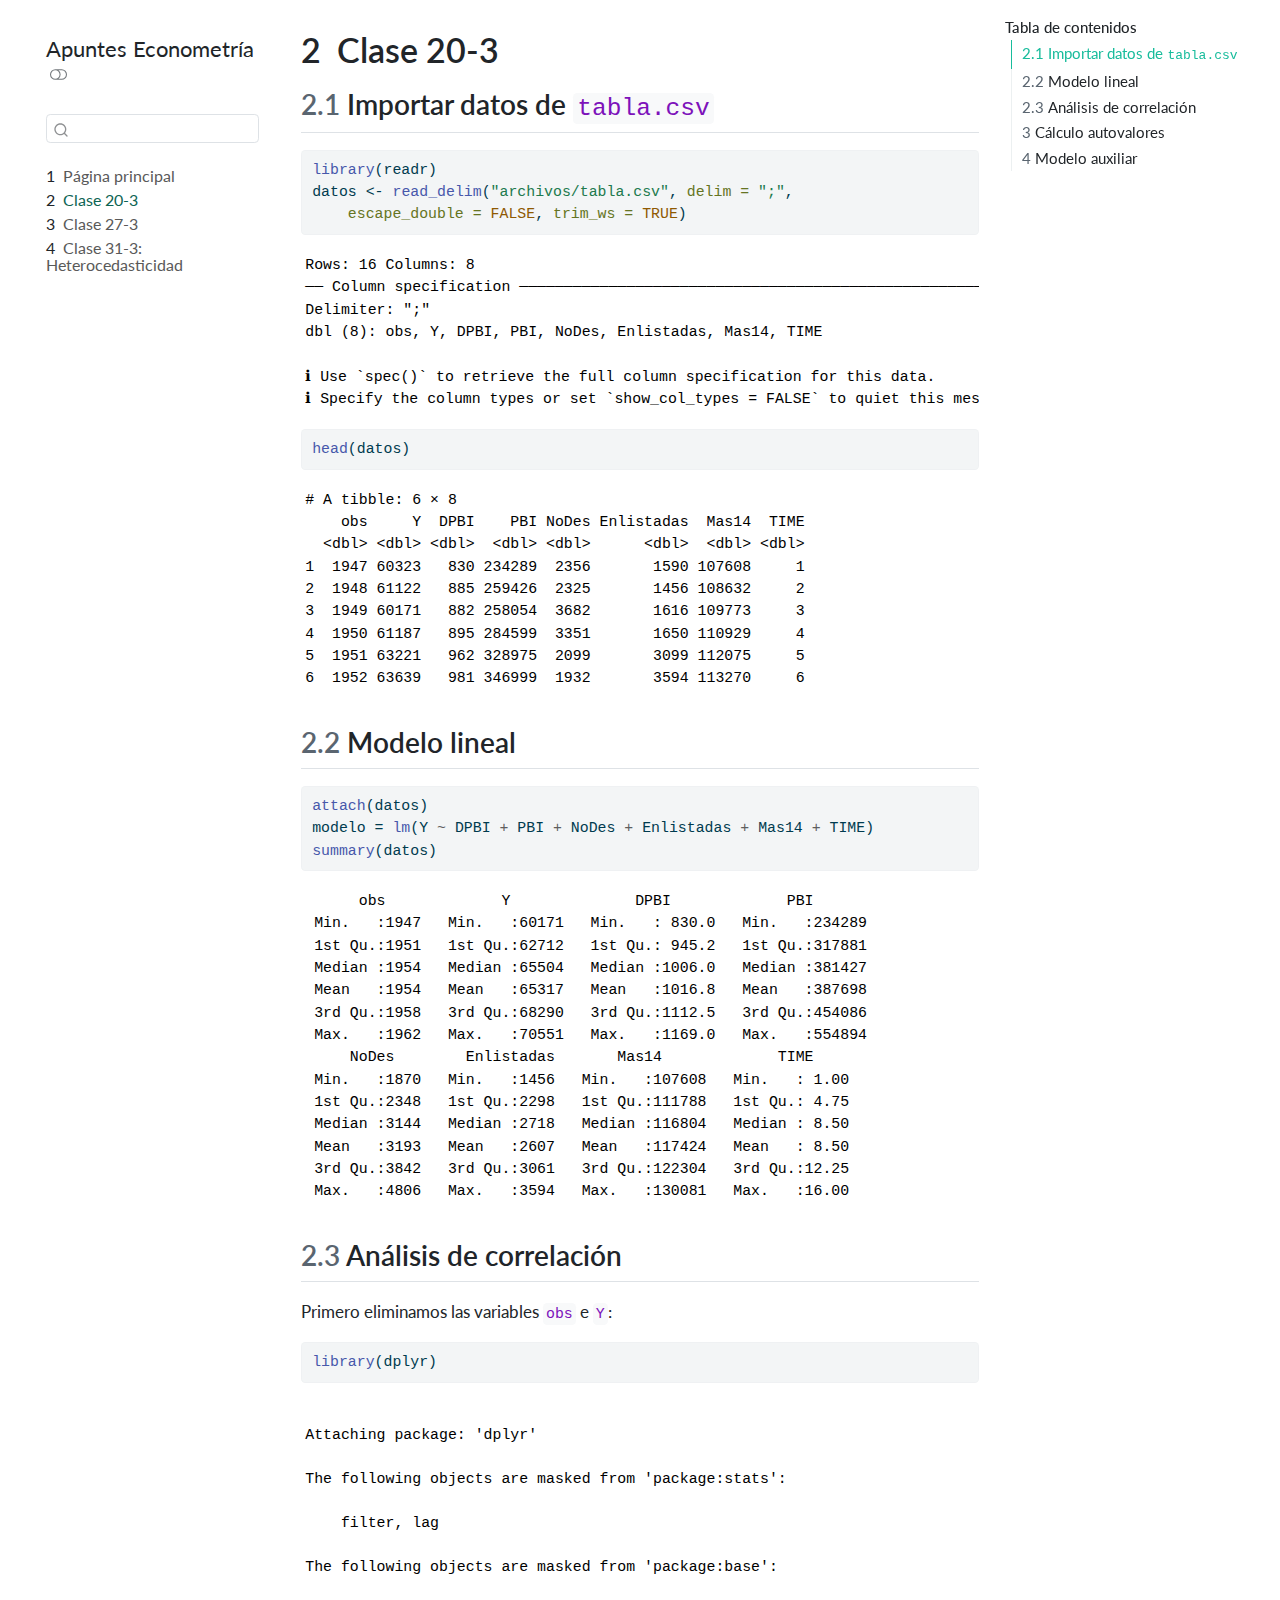
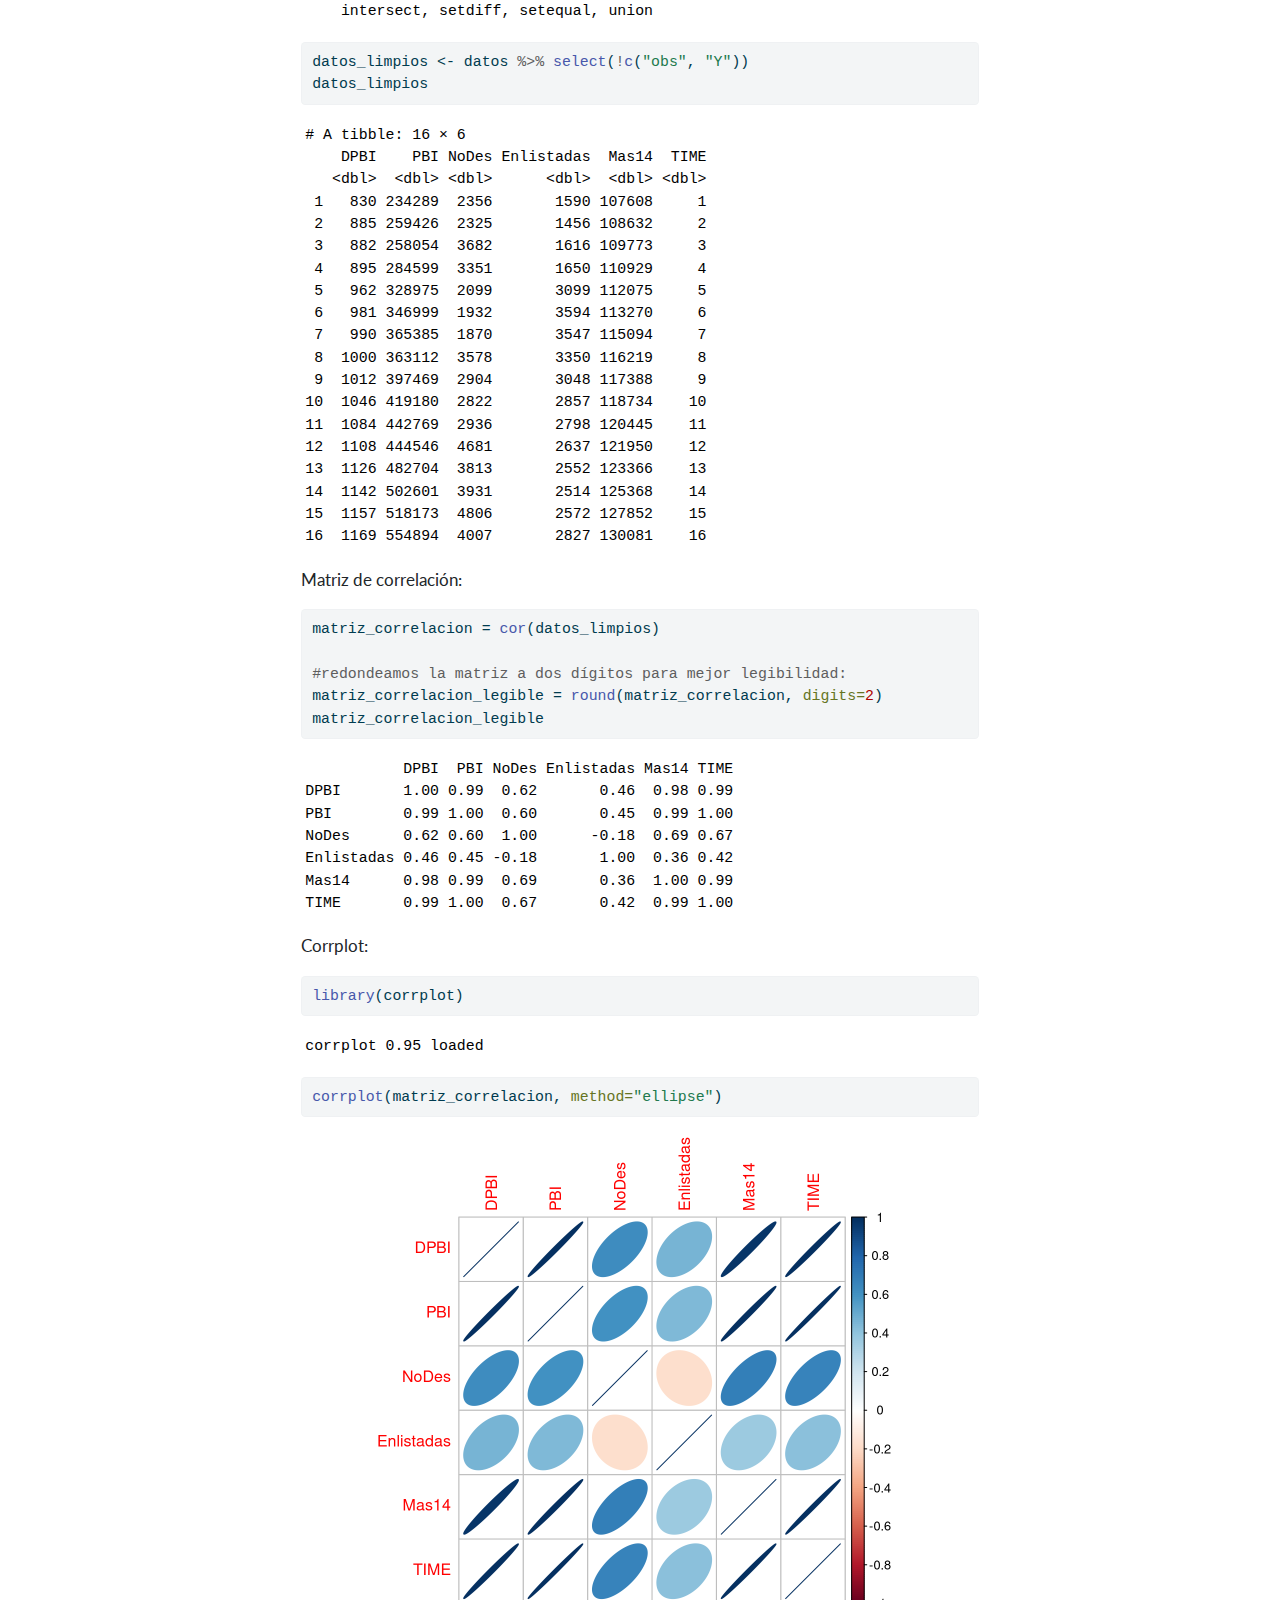
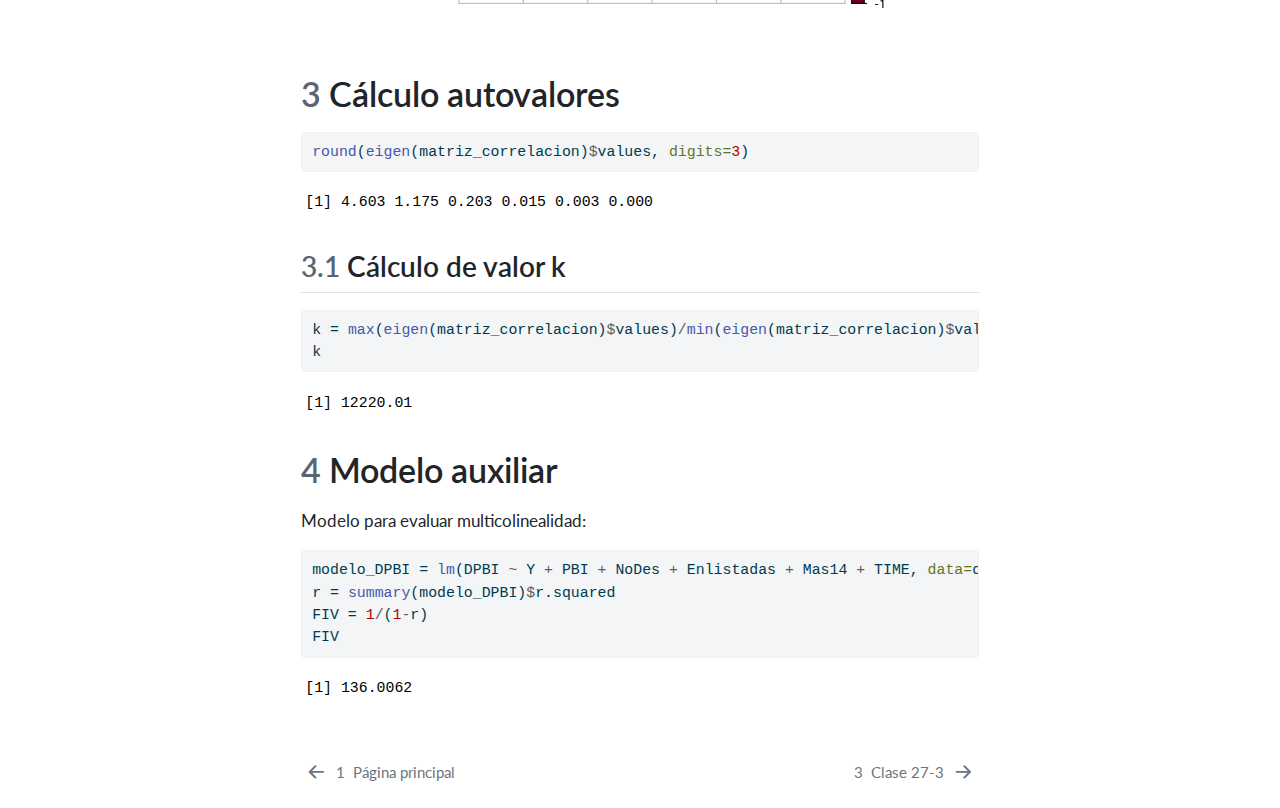
<file: docs/clase-20-3.html>
<!DOCTYPE html>
<html xmlns="http://www.w3.org/1999/xhtml" lang="es" xml:lang="es"><head>

<meta charset="utf-8">
<meta name="generator" content="quarto-1.6.40">

<meta name="viewport" content="width=device-width, initial-scale=1.0, user-scalable=yes">


<title>2&nbsp; Clase 20-3 – Apuntes Econometría</title>
<style>
code{white-space: pre-wrap;}
span.smallcaps{font-variant: small-caps;}
div.columns{display: flex; gap: min(4vw, 1.5em);}
div.column{flex: auto; overflow-x: auto;}
div.hanging-indent{margin-left: 1.5em; text-indent: -1.5em;}
ul.task-list{list-style: none;}
ul.task-list li input[type="checkbox"] {
  width: 0.8em;
  margin: 0 0.8em 0.2em -1em; /* quarto-specific, see https://github.com/quarto-dev/quarto-cli/issues/4556 */ 
  vertical-align: middle;
}
/* CSS for syntax highlighting */
pre > code.sourceCode { white-space: pre; position: relative; }
pre > code.sourceCode > span { line-height: 1.25; }
pre > code.sourceCode > span:empty { height: 1.2em; }
.sourceCode { overflow: visible; }
code.sourceCode > span { color: inherit; text-decoration: inherit; }
div.sourceCode { margin: 1em 0; }
pre.sourceCode { margin: 0; }
@media screen {
div.sourceCode { overflow: auto; }
}
@media print {
pre > code.sourceCode { white-space: pre-wrap; }
pre > code.sourceCode > span { display: inline-block; text-indent: -5em; padding-left: 5em; }
}
pre.numberSource code
  { counter-reset: source-line 0; }
pre.numberSource code > span
  { position: relative; left: -4em; counter-increment: source-line; }
pre.numberSource code > span > a:first-child::before
  { content: counter(source-line);
    position: relative; left: -1em; text-align: right; vertical-align: baseline;
    border: none; display: inline-block;
    -webkit-touch-callout: none; -webkit-user-select: none;
    -khtml-user-select: none; -moz-user-select: none;
    -ms-user-select: none; user-select: none;
    padding: 0 4px; width: 4em;
  }
pre.numberSource { margin-left: 3em;  padding-left: 4px; }
div.sourceCode
  {   }
@media screen {
pre > code.sourceCode > span > a:first-child::before { text-decoration: underline; }
}
</style>


<script src="site_libs/quarto-nav/quarto-nav.js"></script>
<script src="site_libs/quarto-nav/headroom.min.js"></script>
<script src="site_libs/clipboard/clipboard.min.js"></script>
<script src="site_libs/quarto-search/autocomplete.umd.js"></script>
<script src="site_libs/quarto-search/fuse.min.js"></script>
<script src="site_libs/quarto-search/quarto-search.js"></script>
<meta name="quarto:offset" content="./">
<link href="./clase-27-3.html" rel="next">
<link href="./index.html" rel="prev">
<script src="site_libs/quarto-html/quarto.js"></script>
<script src="site_libs/quarto-html/popper.min.js"></script>
<script src="site_libs/quarto-html/tippy.umd.min.js"></script>
<script src="site_libs/quarto-html/anchor.min.js"></script>
<link href="site_libs/quarto-html/tippy.css" rel="stylesheet">
<link href="site_libs/quarto-html/quarto-syntax-highlighting-549806ee2085284f45b00abea8c6df48.css" rel="stylesheet" class="quarto-color-scheme" id="quarto-text-highlighting-styles">
<link href="site_libs/quarto-html/quarto-syntax-highlighting-dark-8ea72dc5fed832574809a9c94082fbbb.css" rel="prefetch" class="quarto-color-scheme quarto-color-alternate" id="quarto-text-highlighting-styles">
<script src="site_libs/bootstrap/bootstrap.min.js"></script>
<link href="site_libs/bootstrap/bootstrap-icons.css" rel="stylesheet">
<link href="site_libs/bootstrap/bootstrap-f84d9f9d10a0c6f090943b6db794e8c9.min.css" rel="stylesheet" append-hash="true" class="quarto-color-scheme" id="quarto-bootstrap" data-mode="light">
<link href="site_libs/bootstrap/bootstrap-dark-b95f69ee6aae80f75f8c3f5956f1c497.min.css" rel="prefetch" append-hash="true" class="quarto-color-scheme quarto-color-alternate" id="quarto-bootstrap" data-mode="dark">
<script id="quarto-search-options" type="application/json">{
  "location": "sidebar",
  "copy-button": false,
  "collapse-after": 3,
  "panel-placement": "start",
  "type": "textbox",
  "limit": 50,
  "keyboard-shortcut": [
    "f",
    "/",
    "s"
  ],
  "show-item-context": false,
  "language": {
    "search-no-results-text": "Sin resultados",
    "search-matching-documents-text": "documentos encontrados",
    "search-copy-link-title": "Copiar el enlace en la búsqueda",
    "search-hide-matches-text": "Ocultar resultados adicionales",
    "search-more-match-text": "resultado adicional en este documento",
    "search-more-matches-text": "resultados adicionales en este documento",
    "search-clear-button-title": "Borrar",
    "search-text-placeholder": "",
    "search-detached-cancel-button-title": "Cancelar",
    "search-submit-button-title": "Enviar",
    "search-label": "Buscar"
  }
}</script>


</head>

<body class="nav-sidebar floating">

<div id="quarto-search-results"></div>
  <header id="quarto-header" class="headroom fixed-top">
  <nav class="quarto-secondary-nav">
    <div class="container-fluid d-flex">
      <button type="button" class="quarto-btn-toggle btn" data-bs-toggle="collapse" role="button" data-bs-target=".quarto-sidebar-collapse-item" aria-controls="quarto-sidebar" aria-expanded="false" aria-label="Alternar barra lateral" onclick="if (window.quartoToggleHeadroom) { window.quartoToggleHeadroom(); }">
        <i class="bi bi-layout-text-sidebar-reverse"></i>
      </button>
        <nav class="quarto-page-breadcrumbs" aria-label="breadcrumb"><ol class="breadcrumb"><li class="breadcrumb-item"><a href="./clase-20-3.html"><span class="chapter-number">2</span>&nbsp; <span class="chapter-title">Clase 20-3</span></a></li></ol></nav>
        <a class="flex-grow-1" role="navigation" data-bs-toggle="collapse" data-bs-target=".quarto-sidebar-collapse-item" aria-controls="quarto-sidebar" aria-expanded="false" aria-label="Alternar barra lateral" onclick="if (window.quartoToggleHeadroom) { window.quartoToggleHeadroom(); }">      
        </a>
      <button type="button" class="btn quarto-search-button" aria-label="Buscar" onclick="window.quartoOpenSearch();">
        <i class="bi bi-search"></i>
      </button>
    </div>
  </nav>
</header>
<!-- content -->
<div id="quarto-content" class="quarto-container page-columns page-rows-contents page-layout-article">
<!-- sidebar -->
  <nav id="quarto-sidebar" class="sidebar collapse collapse-horizontal quarto-sidebar-collapse-item sidebar-navigation floating overflow-auto">
    <div class="pt-lg-2 mt-2 text-left sidebar-header">
    <div class="sidebar-title mb-0 py-0">
      <a href="./">Apuntes Econometría</a> 
        <div class="sidebar-tools-main">
  <a href="" class="quarto-color-scheme-toggle quarto-navigation-tool  px-1" onclick="window.quartoToggleColorScheme(); return false;" title="Alternar modo oscuro"><i class="bi"></i></a>
</div>
    </div>
      </div>
        <div class="mt-2 flex-shrink-0 align-items-center">
        <div class="sidebar-search">
        <div id="quarto-search" class="" title="Buscar"></div>
        </div>
        </div>
    <div class="sidebar-menu-container"> 
    <ul class="list-unstyled mt-1">
        <li class="sidebar-item">
  <div class="sidebar-item-container"> 
  <a href="./index.html" class="sidebar-item-text sidebar-link">
 <span class="menu-text"><span class="chapter-number">1</span>&nbsp; <span class="chapter-title">Página principal</span></span></a>
  </div>
</li>
        <li class="sidebar-item">
  <div class="sidebar-item-container"> 
  <a href="./clase-20-3.html" class="sidebar-item-text sidebar-link active">
 <span class="menu-text"><span class="chapter-number">2</span>&nbsp; <span class="chapter-title">Clase 20-3</span></span></a>
  </div>
</li>
        <li class="sidebar-item">
  <div class="sidebar-item-container"> 
  <a href="./clase-27-3.html" class="sidebar-item-text sidebar-link">
 <span class="menu-text"><span class="chapter-number">3</span>&nbsp; <span class="chapter-title">Clase 27-3</span></span></a>
  </div>
</li>
        <li class="sidebar-item">
  <div class="sidebar-item-container"> 
  <a href="./clase 31-3.html" class="sidebar-item-text sidebar-link">
 <span class="menu-text"><span class="chapter-number">4</span>&nbsp; <span class="chapter-title">Clase 31-3: Heterocedasticidad</span></span></a>
  </div>
</li>
    </ul>
    </div>
</nav>
<div id="quarto-sidebar-glass" class="quarto-sidebar-collapse-item" data-bs-toggle="collapse" data-bs-target=".quarto-sidebar-collapse-item"></div>
<!-- margin-sidebar -->
    <div id="quarto-margin-sidebar" class="sidebar margin-sidebar">
        <nav id="TOC" role="doc-toc" class="toc-active">
    <h2 id="toc-title">Tabla de contenidos</h2>
   
  <ul>
  <li><a href="#importar-datos-de-tabla.csv" id="toc-importar-datos-de-tabla.csv" class="nav-link active" data-scroll-target="#importar-datos-de-tabla.csv"><span class="header-section-number">2.1</span> Importar datos de <code>tabla.csv</code></a></li>
  <li><a href="#modelo-lineal" id="toc-modelo-lineal" class="nav-link" data-scroll-target="#modelo-lineal"><span class="header-section-number">2.2</span> Modelo lineal</a></li>
  <li><a href="#análisis-de-correlación" id="toc-análisis-de-correlación" class="nav-link" data-scroll-target="#análisis-de-correlación"><span class="header-section-number">2.3</span> Análisis de correlación</a></li>
  <li><a href="#cálculo-autovalores" id="toc-cálculo-autovalores" class="nav-link" data-scroll-target="#cálculo-autovalores"><span class="header-section-number">3</span> Cálculo autovalores</a>
  <ul class="collapse">
  <li><a href="#cálculo-de-valor-k" id="toc-cálculo-de-valor-k" class="nav-link" data-scroll-target="#cálculo-de-valor-k"><span class="header-section-number">3.1</span> Cálculo de valor k</a></li>
  </ul></li>
  <li><a href="#modelo-auxiliar" id="toc-modelo-auxiliar" class="nav-link" data-scroll-target="#modelo-auxiliar"><span class="header-section-number">4</span> Modelo auxiliar</a></li>
  </ul>
</nav>
    </div>
<!-- main -->
<main class="content" id="quarto-document-content">

<header id="title-block-header" class="quarto-title-block default">
<div class="quarto-title">
<h1 class="title"><span class="chapter-number">2</span>&nbsp; <span class="chapter-title">Clase 20-3</span></h1>
</div>



<div class="quarto-title-meta">

    
  
    
  </div>
  


</header>


<section id="importar-datos-de-tabla.csv" class="level2" data-number="2.1">
<h2 data-number="2.1" class="anchored" data-anchor-id="importar-datos-de-tabla.csv"><span class="header-section-number">2.1</span> Importar datos de <code>tabla.csv</code></h2>
<div class="cell">
<div class="sourceCode cell-code" id="cb1"><pre class="sourceCode r code-with-copy"><code class="sourceCode r"><span id="cb1-1"><a href="#cb1-1" aria-hidden="true" tabindex="-1"></a><span class="fu">library</span>(readr)</span>
<span id="cb1-2"><a href="#cb1-2" aria-hidden="true" tabindex="-1"></a>datos <span class="ot">&lt;-</span> <span class="fu">read_delim</span>(<span class="st">"archivos/tabla.csv"</span>, <span class="at">delim =</span> <span class="st">";"</span>, </span>
<span id="cb1-3"><a href="#cb1-3" aria-hidden="true" tabindex="-1"></a>    <span class="at">escape_double =</span> <span class="cn">FALSE</span>, <span class="at">trim_ws =</span> <span class="cn">TRUE</span>)</span></code><button title="Copiar al portapapeles" class="code-copy-button"><i class="bi"></i></button></pre></div>
<div class="cell-output cell-output-stderr">
<pre><code>Rows: 16 Columns: 8
── Column specification ────────────────────────────────────────────────────────
Delimiter: ";"
dbl (8): obs, Y, DPBI, PBI, NoDes, Enlistadas, Mas14, TIME

ℹ Use `spec()` to retrieve the full column specification for this data.
ℹ Specify the column types or set `show_col_types = FALSE` to quiet this message.</code></pre>
</div>
<div class="sourceCode cell-code" id="cb3"><pre class="sourceCode r code-with-copy"><code class="sourceCode r"><span id="cb3-1"><a href="#cb3-1" aria-hidden="true" tabindex="-1"></a><span class="fu">head</span>(datos)</span></code><button title="Copiar al portapapeles" class="code-copy-button"><i class="bi"></i></button></pre></div>
<div class="cell-output cell-output-stdout">
<pre><code># A tibble: 6 × 8
    obs     Y  DPBI    PBI NoDes Enlistadas  Mas14  TIME
  &lt;dbl&gt; &lt;dbl&gt; &lt;dbl&gt;  &lt;dbl&gt; &lt;dbl&gt;      &lt;dbl&gt;  &lt;dbl&gt; &lt;dbl&gt;
1  1947 60323   830 234289  2356       1590 107608     1
2  1948 61122   885 259426  2325       1456 108632     2
3  1949 60171   882 258054  3682       1616 109773     3
4  1950 61187   895 284599  3351       1650 110929     4
5  1951 63221   962 328975  2099       3099 112075     5
6  1952 63639   981 346999  1932       3594 113270     6</code></pre>
</div>
</div>
</section>
<section id="modelo-lineal" class="level2" data-number="2.2">
<h2 data-number="2.2" class="anchored" data-anchor-id="modelo-lineal"><span class="header-section-number">2.2</span> Modelo lineal</h2>
<div class="cell">
<div class="sourceCode cell-code" id="cb5"><pre class="sourceCode r code-with-copy"><code class="sourceCode r"><span id="cb5-1"><a href="#cb5-1" aria-hidden="true" tabindex="-1"></a><span class="fu">attach</span>(datos)</span>
<span id="cb5-2"><a href="#cb5-2" aria-hidden="true" tabindex="-1"></a>modelo <span class="ot">=</span> <span class="fu">lm</span>(Y <span class="sc">~</span> DPBI <span class="sc">+</span> PBI <span class="sc">+</span> NoDes <span class="sc">+</span> Enlistadas <span class="sc">+</span> Mas14 <span class="sc">+</span> TIME)</span>
<span id="cb5-3"><a href="#cb5-3" aria-hidden="true" tabindex="-1"></a><span class="fu">summary</span>(datos)</span></code><button title="Copiar al portapapeles" class="code-copy-button"><i class="bi"></i></button></pre></div>
<div class="cell-output cell-output-stdout">
<pre><code>      obs             Y              DPBI             PBI        
 Min.   :1947   Min.   :60171   Min.   : 830.0   Min.   :234289  
 1st Qu.:1951   1st Qu.:62712   1st Qu.: 945.2   1st Qu.:317881  
 Median :1954   Median :65504   Median :1006.0   Median :381427  
 Mean   :1954   Mean   :65317   Mean   :1016.8   Mean   :387698  
 3rd Qu.:1958   3rd Qu.:68290   3rd Qu.:1112.5   3rd Qu.:454086  
 Max.   :1962   Max.   :70551   Max.   :1169.0   Max.   :554894  
     NoDes        Enlistadas       Mas14             TIME      
 Min.   :1870   Min.   :1456   Min.   :107608   Min.   : 1.00  
 1st Qu.:2348   1st Qu.:2298   1st Qu.:111788   1st Qu.: 4.75  
 Median :3144   Median :2718   Median :116804   Median : 8.50  
 Mean   :3193   Mean   :2607   Mean   :117424   Mean   : 8.50  
 3rd Qu.:3842   3rd Qu.:3061   3rd Qu.:122304   3rd Qu.:12.25  
 Max.   :4806   Max.   :3594   Max.   :130081   Max.   :16.00  </code></pre>
</div>
</div>
</section>
<section id="análisis-de-correlación" class="level2" data-number="2.3">
<h2 data-number="2.3" class="anchored" data-anchor-id="análisis-de-correlación"><span class="header-section-number">2.3</span> Análisis de correlación</h2>
<p>Primero eliminamos las variables <code>obs</code> e <code>Y</code>:</p>
<div class="cell">
<div class="sourceCode cell-code" id="cb7"><pre class="sourceCode r code-with-copy"><code class="sourceCode r"><span id="cb7-1"><a href="#cb7-1" aria-hidden="true" tabindex="-1"></a><span class="fu">library</span>(dplyr)</span></code><button title="Copiar al portapapeles" class="code-copy-button"><i class="bi"></i></button></pre></div>
<div class="cell-output cell-output-stderr">
<pre><code>
Attaching package: 'dplyr'</code></pre>
</div>
<div class="cell-output cell-output-stderr">
<pre><code>The following objects are masked from 'package:stats':

    filter, lag</code></pre>
</div>
<div class="cell-output cell-output-stderr">
<pre><code>The following objects are masked from 'package:base':

    intersect, setdiff, setequal, union</code></pre>
</div>
<div class="sourceCode cell-code" id="cb11"><pre class="sourceCode r code-with-copy"><code class="sourceCode r"><span id="cb11-1"><a href="#cb11-1" aria-hidden="true" tabindex="-1"></a>datos_limpios <span class="ot">&lt;-</span> datos <span class="sc">%&gt;%</span> <span class="fu">select</span>(<span class="sc">!</span><span class="fu">c</span>(<span class="st">"obs"</span>, <span class="st">"Y"</span>))</span>
<span id="cb11-2"><a href="#cb11-2" aria-hidden="true" tabindex="-1"></a>datos_limpios</span></code><button title="Copiar al portapapeles" class="code-copy-button"><i class="bi"></i></button></pre></div>
<div class="cell-output cell-output-stdout">
<pre><code># A tibble: 16 × 6
    DPBI    PBI NoDes Enlistadas  Mas14  TIME
   &lt;dbl&gt;  &lt;dbl&gt; &lt;dbl&gt;      &lt;dbl&gt;  &lt;dbl&gt; &lt;dbl&gt;
 1   830 234289  2356       1590 107608     1
 2   885 259426  2325       1456 108632     2
 3   882 258054  3682       1616 109773     3
 4   895 284599  3351       1650 110929     4
 5   962 328975  2099       3099 112075     5
 6   981 346999  1932       3594 113270     6
 7   990 365385  1870       3547 115094     7
 8  1000 363112  3578       3350 116219     8
 9  1012 397469  2904       3048 117388     9
10  1046 419180  2822       2857 118734    10
11  1084 442769  2936       2798 120445    11
12  1108 444546  4681       2637 121950    12
13  1126 482704  3813       2552 123366    13
14  1142 502601  3931       2514 125368    14
15  1157 518173  4806       2572 127852    15
16  1169 554894  4007       2827 130081    16</code></pre>
</div>
</div>
<p>Matriz de correlación:</p>
<div class="cell">
<div class="sourceCode cell-code" id="cb13"><pre class="sourceCode r code-with-copy"><code class="sourceCode r"><span id="cb13-1"><a href="#cb13-1" aria-hidden="true" tabindex="-1"></a>matriz_correlacion <span class="ot">=</span> <span class="fu">cor</span>(datos_limpios)</span>
<span id="cb13-2"><a href="#cb13-2" aria-hidden="true" tabindex="-1"></a></span>
<span id="cb13-3"><a href="#cb13-3" aria-hidden="true" tabindex="-1"></a><span class="co">#redondeamos la matriz a dos dígitos para mejor legibilidad:</span></span>
<span id="cb13-4"><a href="#cb13-4" aria-hidden="true" tabindex="-1"></a>matriz_correlacion_legible <span class="ot">=</span> <span class="fu">round</span>(matriz_correlacion, <span class="at">digits=</span><span class="dv">2</span>) </span>
<span id="cb13-5"><a href="#cb13-5" aria-hidden="true" tabindex="-1"></a>matriz_correlacion_legible</span></code><button title="Copiar al portapapeles" class="code-copy-button"><i class="bi"></i></button></pre></div>
<div class="cell-output cell-output-stdout">
<pre><code>           DPBI  PBI NoDes Enlistadas Mas14 TIME
DPBI       1.00 0.99  0.62       0.46  0.98 0.99
PBI        0.99 1.00  0.60       0.45  0.99 1.00
NoDes      0.62 0.60  1.00      -0.18  0.69 0.67
Enlistadas 0.46 0.45 -0.18       1.00  0.36 0.42
Mas14      0.98 0.99  0.69       0.36  1.00 0.99
TIME       0.99 1.00  0.67       0.42  0.99 1.00</code></pre>
</div>
</div>
<p>Corrplot:</p>
<div class="cell">
<div class="sourceCode cell-code" id="cb15"><pre class="sourceCode r code-with-copy"><code class="sourceCode r"><span id="cb15-1"><a href="#cb15-1" aria-hidden="true" tabindex="-1"></a><span class="fu">library</span>(corrplot)</span></code><button title="Copiar al portapapeles" class="code-copy-button"><i class="bi"></i></button></pre></div>
<div class="cell-output cell-output-stderr">
<pre><code>corrplot 0.95 loaded</code></pre>
</div>
<div class="sourceCode cell-code" id="cb17"><pre class="sourceCode r code-with-copy"><code class="sourceCode r"><span id="cb17-1"><a href="#cb17-1" aria-hidden="true" tabindex="-1"></a><span class="fu">corrplot</span>(matriz_correlacion, <span class="at">method=</span><span class="st">"ellipse"</span>)</span></code><button title="Copiar al portapapeles" class="code-copy-button"><i class="bi"></i></button></pre></div>
<div class="cell-output-display">
<div>
<figure class="figure">
<p><img src="clase-20-3_files/figure-html/unnamed-chunk-5-1.png" class="img-fluid figure-img" width="672"></p>
</figure>
</div>
</div>
</div>
</section>
<section id="cálculo-autovalores" class="level1" data-number="3">
<h1 data-number="3"><span class="header-section-number">3</span> Cálculo autovalores</h1>
<div class="cell">
<div class="sourceCode cell-code" id="cb18"><pre class="sourceCode r code-with-copy"><code class="sourceCode r"><span id="cb18-1"><a href="#cb18-1" aria-hidden="true" tabindex="-1"></a><span class="fu">round</span>(<span class="fu">eigen</span>(matriz_correlacion)<span class="sc">$</span>values, <span class="at">digits=</span><span class="dv">3</span>)</span></code><button title="Copiar al portapapeles" class="code-copy-button"><i class="bi"></i></button></pre></div>
<div class="cell-output cell-output-stdout">
<pre><code>[1] 4.603 1.175 0.203 0.015 0.003 0.000</code></pre>
</div>
</div>
<section id="cálculo-de-valor-k" class="level2" data-number="3.1">
<h2 data-number="3.1" class="anchored" data-anchor-id="cálculo-de-valor-k"><span class="header-section-number">3.1</span> Cálculo de valor k</h2>
<div class="cell">
<div class="sourceCode cell-code" id="cb20"><pre class="sourceCode r code-with-copy"><code class="sourceCode r"><span id="cb20-1"><a href="#cb20-1" aria-hidden="true" tabindex="-1"></a>k <span class="ot">=</span> <span class="fu">max</span>(<span class="fu">eigen</span>(matriz_correlacion)<span class="sc">$</span>values)<span class="sc">/</span><span class="fu">min</span>(<span class="fu">eigen</span>(matriz_correlacion)<span class="sc">$</span>values)</span>
<span id="cb20-2"><a href="#cb20-2" aria-hidden="true" tabindex="-1"></a>k</span></code><button title="Copiar al portapapeles" class="code-copy-button"><i class="bi"></i></button></pre></div>
<div class="cell-output cell-output-stdout">
<pre><code>[1] 12220.01</code></pre>
</div>
</div>
</section>
</section>
<section id="modelo-auxiliar" class="level1" data-number="4">
<h1 data-number="4"><span class="header-section-number">4</span> Modelo auxiliar</h1>
<p>Modelo para evaluar multicolinealidad:</p>
<div class="cell">
<div class="sourceCode cell-code" id="cb22"><pre class="sourceCode r code-with-copy"><code class="sourceCode r"><span id="cb22-1"><a href="#cb22-1" aria-hidden="true" tabindex="-1"></a>modelo_DPBI <span class="ot">=</span> <span class="fu">lm</span>(DPBI <span class="sc">~</span> Y <span class="sc">+</span> PBI <span class="sc">+</span> NoDes <span class="sc">+</span> Enlistadas <span class="sc">+</span> Mas14 <span class="sc">+</span> TIME, <span class="at">data=</span>datos)</span>
<span id="cb22-2"><a href="#cb22-2" aria-hidden="true" tabindex="-1"></a>r <span class="ot">=</span> <span class="fu">summary</span>(modelo_DPBI)<span class="sc">$</span>r.squared</span>
<span id="cb22-3"><a href="#cb22-3" aria-hidden="true" tabindex="-1"></a>FIV <span class="ot">=</span> <span class="dv">1</span><span class="sc">/</span>(<span class="dv">1</span><span class="sc">-</span>r)</span>
<span id="cb22-4"><a href="#cb22-4" aria-hidden="true" tabindex="-1"></a>FIV</span></code><button title="Copiar al portapapeles" class="code-copy-button"><i class="bi"></i></button></pre></div>
<div class="cell-output cell-output-stdout">
<pre><code>[1] 136.0062</code></pre>
</div>
</div>


</section>

</main> <!-- /main -->
<script id="quarto-html-after-body" type="application/javascript">
window.document.addEventListener("DOMContentLoaded", function (event) {
  const toggleBodyColorMode = (bsSheetEl) => {
    const mode = bsSheetEl.getAttribute("data-mode");
    const bodyEl = window.document.querySelector("body");
    if (mode === "dark") {
      bodyEl.classList.add("quarto-dark");
      bodyEl.classList.remove("quarto-light");
    } else {
      bodyEl.classList.add("quarto-light");
      bodyEl.classList.remove("quarto-dark");
    }
  }
  const toggleBodyColorPrimary = () => {
    const bsSheetEl = window.document.querySelector("link#quarto-bootstrap");
    if (bsSheetEl) {
      toggleBodyColorMode(bsSheetEl);
    }
  }
  toggleBodyColorPrimary();  
  const disableStylesheet = (stylesheets) => {
    for (let i=0; i < stylesheets.length; i++) {
      const stylesheet = stylesheets[i];
      stylesheet.rel = 'prefetch';
    }
  }
  const enableStylesheet = (stylesheets) => {
    for (let i=0; i < stylesheets.length; i++) {
      const stylesheet = stylesheets[i];
      stylesheet.rel = 'stylesheet';
    }
  }
  const manageTransitions = (selector, allowTransitions) => {
    const els = window.document.querySelectorAll(selector);
    for (let i=0; i < els.length; i++) {
      const el = els[i];
      if (allowTransitions) {
        el.classList.remove('notransition');
      } else {
        el.classList.add('notransition');
      }
    }
  }
  const toggleGiscusIfUsed = (isAlternate, darkModeDefault) => {
    const baseTheme = document.querySelector('#giscus-base-theme')?.value ?? 'light';
    const alternateTheme = document.querySelector('#giscus-alt-theme')?.value ?? 'dark';
    let newTheme = '';
    if(darkModeDefault) {
      newTheme = isAlternate ? baseTheme : alternateTheme;
    } else {
      newTheme = isAlternate ? alternateTheme : baseTheme;
    }
    const changeGiscusTheme = () => {
      // From: https://github.com/giscus/giscus/issues/336
      const sendMessage = (message) => {
        const iframe = document.querySelector('iframe.giscus-frame');
        if (!iframe) return;
        iframe.contentWindow.postMessage({ giscus: message }, 'https://giscus.app');
      }
      sendMessage({
        setConfig: {
          theme: newTheme
        }
      });
    }
    const isGiscussLoaded = window.document.querySelector('iframe.giscus-frame') !== null;
    if (isGiscussLoaded) {
      changeGiscusTheme();
    }
  }
  const toggleColorMode = (alternate) => {
    // Switch the stylesheets
    const alternateStylesheets = window.document.querySelectorAll('link.quarto-color-scheme.quarto-color-alternate');
    manageTransitions('#quarto-margin-sidebar .nav-link', false);
    if (alternate) {
      enableStylesheet(alternateStylesheets);
      for (const sheetNode of alternateStylesheets) {
        if (sheetNode.id === "quarto-bootstrap") {
          toggleBodyColorMode(sheetNode);
        }
      }
    } else {
      disableStylesheet(alternateStylesheets);
      toggleBodyColorPrimary();
    }
    manageTransitions('#quarto-margin-sidebar .nav-link', true);
    // Switch the toggles
    const toggles = window.document.querySelectorAll('.quarto-color-scheme-toggle');
    for (let i=0; i < toggles.length; i++) {
      const toggle = toggles[i];
      if (toggle) {
        if (alternate) {
          toggle.classList.add("alternate");     
        } else {
          toggle.classList.remove("alternate");
        }
      }
    }
    // Hack to workaround the fact that safari doesn't
    // properly recolor the scrollbar when toggling (#1455)
    if (navigator.userAgent.indexOf('Safari') > 0 && navigator.userAgent.indexOf('Chrome') == -1) {
      manageTransitions("body", false);
      window.scrollTo(0, 1);
      setTimeout(() => {
        window.scrollTo(0, 0);
        manageTransitions("body", true);
      }, 40);  
    }
  }
  const isFileUrl = () => { 
    return window.location.protocol === 'file:';
  }
  const hasAlternateSentinel = () => {  
    let styleSentinel = getColorSchemeSentinel();
    if (styleSentinel !== null) {
      return styleSentinel === "alternate";
    } else {
      return false;
    }
  }
  const setStyleSentinel = (alternate) => {
    const value = alternate ? "alternate" : "default";
    if (!isFileUrl()) {
      window.localStorage.setItem("quarto-color-scheme", value);
    } else {
      localAlternateSentinel = value;
    }
  }
  const getColorSchemeSentinel = () => {
    if (!isFileUrl()) {
      const storageValue = window.localStorage.getItem("quarto-color-scheme");
      return storageValue != null ? storageValue : localAlternateSentinel;
    } else {
      return localAlternateSentinel;
    }
  }
  const darkModeDefault = false;
  let localAlternateSentinel = darkModeDefault ? 'alternate' : 'default';
  // Dark / light mode switch
  window.quartoToggleColorScheme = () => {
    // Read the current dark / light value 
    let toAlternate = !hasAlternateSentinel();
    toggleColorMode(toAlternate);
    setStyleSentinel(toAlternate);
    toggleGiscusIfUsed(toAlternate, darkModeDefault);
  };
  // Ensure there is a toggle, if there isn't float one in the top right
  if (window.document.querySelector('.quarto-color-scheme-toggle') === null) {
    const a = window.document.createElement('a');
    a.classList.add('top-right');
    a.classList.add('quarto-color-scheme-toggle');
    a.href = "";
    a.onclick = function() { try { window.quartoToggleColorScheme(); } catch {} return false; };
    const i = window.document.createElement("i");
    i.classList.add('bi');
    a.appendChild(i);
    window.document.body.appendChild(a);
  }
  // Switch to dark mode if need be
  if (hasAlternateSentinel()) {
    toggleColorMode(true);
  } else {
    toggleColorMode(false);
  }
  const icon = "";
  const anchorJS = new window.AnchorJS();
  anchorJS.options = {
    placement: 'right',
    icon: icon
  };
  anchorJS.add('.anchored');
  const isCodeAnnotation = (el) => {
    for (const clz of el.classList) {
      if (clz.startsWith('code-annotation-')) {                     
        return true;
      }
    }
    return false;
  }
  const onCopySuccess = function(e) {
    // button target
    const button = e.trigger;
    // don't keep focus
    button.blur();
    // flash "checked"
    button.classList.add('code-copy-button-checked');
    var currentTitle = button.getAttribute("title");
    button.setAttribute("title", "Copiado");
    let tooltip;
    if (window.bootstrap) {
      button.setAttribute("data-bs-toggle", "tooltip");
      button.setAttribute("data-bs-placement", "left");
      button.setAttribute("data-bs-title", "Copiado");
      tooltip = new bootstrap.Tooltip(button, 
        { trigger: "manual", 
          customClass: "code-copy-button-tooltip",
          offset: [0, -8]});
      tooltip.show();    
    }
    setTimeout(function() {
      if (tooltip) {
        tooltip.hide();
        button.removeAttribute("data-bs-title");
        button.removeAttribute("data-bs-toggle");
        button.removeAttribute("data-bs-placement");
      }
      button.setAttribute("title", currentTitle);
      button.classList.remove('code-copy-button-checked');
    }, 1000);
    // clear code selection
    e.clearSelection();
  }
  const getTextToCopy = function(trigger) {
      const codeEl = trigger.previousElementSibling.cloneNode(true);
      for (const childEl of codeEl.children) {
        if (isCodeAnnotation(childEl)) {
          childEl.remove();
        }
      }
      return codeEl.innerText;
  }
  const clipboard = new window.ClipboardJS('.code-copy-button:not([data-in-quarto-modal])', {
    text: getTextToCopy
  });
  clipboard.on('success', onCopySuccess);
  if (window.document.getElementById('quarto-embedded-source-code-modal')) {
    const clipboardModal = new window.ClipboardJS('.code-copy-button[data-in-quarto-modal]', {
      text: getTextToCopy,
      container: window.document.getElementById('quarto-embedded-source-code-modal')
    });
    clipboardModal.on('success', onCopySuccess);
  }
    var localhostRegex = new RegExp(/^(?:http|https):\/\/localhost\:?[0-9]*\//);
    var mailtoRegex = new RegExp(/^mailto:/);
      var filterRegex = new RegExp('/' + window.location.host + '/');
    var isInternal = (href) => {
        return filterRegex.test(href) || localhostRegex.test(href) || mailtoRegex.test(href);
    }
    // Inspect non-navigation links and adorn them if external
 	var links = window.document.querySelectorAll('a[href]:not(.nav-link):not(.navbar-brand):not(.toc-action):not(.sidebar-link):not(.sidebar-item-toggle):not(.pagination-link):not(.no-external):not([aria-hidden]):not(.dropdown-item):not(.quarto-navigation-tool):not(.about-link)');
    for (var i=0; i<links.length; i++) {
      const link = links[i];
      if (!isInternal(link.href)) {
        // undo the damage that might have been done by quarto-nav.js in the case of
        // links that we want to consider external
        if (link.dataset.originalHref !== undefined) {
          link.href = link.dataset.originalHref;
        }
      }
    }
  function tippyHover(el, contentFn, onTriggerFn, onUntriggerFn) {
    const config = {
      allowHTML: true,
      maxWidth: 500,
      delay: 100,
      arrow: false,
      appendTo: function(el) {
          return el.parentElement;
      },
      interactive: true,
      interactiveBorder: 10,
      theme: 'quarto',
      placement: 'bottom-start',
    };
    if (contentFn) {
      config.content = contentFn;
    }
    if (onTriggerFn) {
      config.onTrigger = onTriggerFn;
    }
    if (onUntriggerFn) {
      config.onUntrigger = onUntriggerFn;
    }
    window.tippy(el, config); 
  }
  const noterefs = window.document.querySelectorAll('a[role="doc-noteref"]');
  for (var i=0; i<noterefs.length; i++) {
    const ref = noterefs[i];
    tippyHover(ref, function() {
      // use id or data attribute instead here
      let href = ref.getAttribute('data-footnote-href') || ref.getAttribute('href');
      try { href = new URL(href).hash; } catch {}
      const id = href.replace(/^#\/?/, "");
      const note = window.document.getElementById(id);
      if (note) {
        return note.innerHTML;
      } else {
        return "";
      }
    });
  }
  const xrefs = window.document.querySelectorAll('a.quarto-xref');
  const processXRef = (id, note) => {
    // Strip column container classes
    const stripColumnClz = (el) => {
      el.classList.remove("page-full", "page-columns");
      if (el.children) {
        for (const child of el.children) {
          stripColumnClz(child);
        }
      }
    }
    stripColumnClz(note)
    if (id === null || id.startsWith('sec-')) {
      // Special case sections, only their first couple elements
      const container = document.createElement("div");
      if (note.children && note.children.length > 2) {
        container.appendChild(note.children[0].cloneNode(true));
        for (let i = 1; i < note.children.length; i++) {
          const child = note.children[i];
          if (child.tagName === "P" && child.innerText === "") {
            continue;
          } else {
            container.appendChild(child.cloneNode(true));
            break;
          }
        }
        if (window.Quarto?.typesetMath) {
          window.Quarto.typesetMath(container);
        }
        return container.innerHTML
      } else {
        if (window.Quarto?.typesetMath) {
          window.Quarto.typesetMath(note);
        }
        return note.innerHTML;
      }
    } else {
      // Remove any anchor links if they are present
      const anchorLink = note.querySelector('a.anchorjs-link');
      if (anchorLink) {
        anchorLink.remove();
      }
      if (window.Quarto?.typesetMath) {
        window.Quarto.typesetMath(note);
      }
      if (note.classList.contains("callout")) {
        return note.outerHTML;
      } else {
        return note.innerHTML;
      }
    }
  }
  for (var i=0; i<xrefs.length; i++) {
    const xref = xrefs[i];
    tippyHover(xref, undefined, function(instance) {
      instance.disable();
      let url = xref.getAttribute('href');
      let hash = undefined; 
      if (url.startsWith('#')) {
        hash = url;
      } else {
        try { hash = new URL(url).hash; } catch {}
      }
      if (hash) {
        const id = hash.replace(/^#\/?/, "");
        const note = window.document.getElementById(id);
        if (note !== null) {
          try {
            const html = processXRef(id, note.cloneNode(true));
            instance.setContent(html);
          } finally {
            instance.enable();
            instance.show();
          }
        } else {
          // See if we can fetch this
          fetch(url.split('#')[0])
          .then(res => res.text())
          .then(html => {
            const parser = new DOMParser();
            const htmlDoc = parser.parseFromString(html, "text/html");
            const note = htmlDoc.getElementById(id);
            if (note !== null) {
              const html = processXRef(id, note);
              instance.setContent(html);
            } 
          }).finally(() => {
            instance.enable();
            instance.show();
          });
        }
      } else {
        // See if we can fetch a full url (with no hash to target)
        // This is a special case and we should probably do some content thinning / targeting
        fetch(url)
        .then(res => res.text())
        .then(html => {
          const parser = new DOMParser();
          const htmlDoc = parser.parseFromString(html, "text/html");
          const note = htmlDoc.querySelector('main.content');
          if (note !== null) {
            // This should only happen for chapter cross references
            // (since there is no id in the URL)
            // remove the first header
            if (note.children.length > 0 && note.children[0].tagName === "HEADER") {
              note.children[0].remove();
            }
            const html = processXRef(null, note);
            instance.setContent(html);
          } 
        }).finally(() => {
          instance.enable();
          instance.show();
        });
      }
    }, function(instance) {
    });
  }
      let selectedAnnoteEl;
      const selectorForAnnotation = ( cell, annotation) => {
        let cellAttr = 'data-code-cell="' + cell + '"';
        let lineAttr = 'data-code-annotation="' +  annotation + '"';
        const selector = 'span[' + cellAttr + '][' + lineAttr + ']';
        return selector;
      }
      const selectCodeLines = (annoteEl) => {
        const doc = window.document;
        const targetCell = annoteEl.getAttribute("data-target-cell");
        const targetAnnotation = annoteEl.getAttribute("data-target-annotation");
        const annoteSpan = window.document.querySelector(selectorForAnnotation(targetCell, targetAnnotation));
        const lines = annoteSpan.getAttribute("data-code-lines").split(",");
        const lineIds = lines.map((line) => {
          return targetCell + "-" + line;
        })
        let top = null;
        let height = null;
        let parent = null;
        if (lineIds.length > 0) {
            //compute the position of the single el (top and bottom and make a div)
            const el = window.document.getElementById(lineIds[0]);
            top = el.offsetTop;
            height = el.offsetHeight;
            parent = el.parentElement.parentElement;
          if (lineIds.length > 1) {
            const lastEl = window.document.getElementById(lineIds[lineIds.length - 1]);
            const bottom = lastEl.offsetTop + lastEl.offsetHeight;
            height = bottom - top;
          }
          if (top !== null && height !== null && parent !== null) {
            // cook up a div (if necessary) and position it 
            let div = window.document.getElementById("code-annotation-line-highlight");
            if (div === null) {
              div = window.document.createElement("div");
              div.setAttribute("id", "code-annotation-line-highlight");
              div.style.position = 'absolute';
              parent.appendChild(div);
            }
            div.style.top = top - 2 + "px";
            div.style.height = height + 4 + "px";
            div.style.left = 0;
            let gutterDiv = window.document.getElementById("code-annotation-line-highlight-gutter");
            if (gutterDiv === null) {
              gutterDiv = window.document.createElement("div");
              gutterDiv.setAttribute("id", "code-annotation-line-highlight-gutter");
              gutterDiv.style.position = 'absolute';
              const codeCell = window.document.getElementById(targetCell);
              const gutter = codeCell.querySelector('.code-annotation-gutter');
              gutter.appendChild(gutterDiv);
            }
            gutterDiv.style.top = top - 2 + "px";
            gutterDiv.style.height = height + 4 + "px";
          }
          selectedAnnoteEl = annoteEl;
        }
      };
      const unselectCodeLines = () => {
        const elementsIds = ["code-annotation-line-highlight", "code-annotation-line-highlight-gutter"];
        elementsIds.forEach((elId) => {
          const div = window.document.getElementById(elId);
          if (div) {
            div.remove();
          }
        });
        selectedAnnoteEl = undefined;
      };
        // Handle positioning of the toggle
    window.addEventListener(
      "resize",
      throttle(() => {
        elRect = undefined;
        if (selectedAnnoteEl) {
          selectCodeLines(selectedAnnoteEl);
        }
      }, 10)
    );
    function throttle(fn, ms) {
    let throttle = false;
    let timer;
      return (...args) => {
        if(!throttle) { // first call gets through
            fn.apply(this, args);
            throttle = true;
        } else { // all the others get throttled
            if(timer) clearTimeout(timer); // cancel #2
            timer = setTimeout(() => {
              fn.apply(this, args);
              timer = throttle = false;
            }, ms);
        }
      };
    }
      // Attach click handler to the DT
      const annoteDls = window.document.querySelectorAll('dt[data-target-cell]');
      for (const annoteDlNode of annoteDls) {
        annoteDlNode.addEventListener('click', (event) => {
          const clickedEl = event.target;
          if (clickedEl !== selectedAnnoteEl) {
            unselectCodeLines();
            const activeEl = window.document.querySelector('dt[data-target-cell].code-annotation-active');
            if (activeEl) {
              activeEl.classList.remove('code-annotation-active');
            }
            selectCodeLines(clickedEl);
            clickedEl.classList.add('code-annotation-active');
          } else {
            // Unselect the line
            unselectCodeLines();
            clickedEl.classList.remove('code-annotation-active');
          }
        });
      }
  const findCites = (el) => {
    const parentEl = el.parentElement;
    if (parentEl) {
      const cites = parentEl.dataset.cites;
      if (cites) {
        return {
          el,
          cites: cites.split(' ')
        };
      } else {
        return findCites(el.parentElement)
      }
    } else {
      return undefined;
    }
  };
  var bibliorefs = window.document.querySelectorAll('a[role="doc-biblioref"]');
  for (var i=0; i<bibliorefs.length; i++) {
    const ref = bibliorefs[i];
    const citeInfo = findCites(ref);
    if (citeInfo) {
      tippyHover(citeInfo.el, function() {
        var popup = window.document.createElement('div');
        citeInfo.cites.forEach(function(cite) {
          var citeDiv = window.document.createElement('div');
          citeDiv.classList.add('hanging-indent');
          citeDiv.classList.add('csl-entry');
          var biblioDiv = window.document.getElementById('ref-' + cite);
          if (biblioDiv) {
            citeDiv.innerHTML = biblioDiv.innerHTML;
          }
          popup.appendChild(citeDiv);
        });
        return popup.innerHTML;
      });
    }
  }
});
</script>
<nav class="page-navigation">
  <div class="nav-page nav-page-previous">
      <a href="./index.html" class="pagination-link" aria-label="Página principal">
        <i class="bi bi-arrow-left-short"></i> <span class="nav-page-text"><span class="chapter-number">1</span>&nbsp; <span class="chapter-title">Página principal</span></span>
      </a>          
  </div>
  <div class="nav-page nav-page-next">
      <a href="./clase-27-3.html" class="pagination-link" aria-label="Clase 27-3">
        <span class="nav-page-text"><span class="chapter-number">3</span>&nbsp; <span class="chapter-title">Clase 27-3</span></span> <i class="bi bi-arrow-right-short"></i>
      </a>
  </div>
</nav>
</div> <!-- /content -->




</body></html>
</file>
<file: _book/site_libs/quarto-html/tippy.css>
.tippy-box[data-animation=fade][data-state=hidden]{opacity:0}[data-tippy-root]{max-width:calc(100vw - 10px)}.tippy-box{position:relative;background-color:#333;color:#fff;border-radius:4px;font-size:14px;line-height:1.4;white-space:normal;outline:0;transition-property:transform,visibility,opacity}.tippy-box[data-placement^=top]>.tippy-arrow{bottom:0}.tippy-box[data-placement^=top]>.tippy-arrow:before{bottom:-7px;left:0;border-width:8px 8px 0;border-top-color:initial;transform-origin:center top}.tippy-box[data-placement^=bottom]>.tippy-arrow{top:0}.tippy-box[data-placement^=bottom]>.tippy-arrow:before{top:-7px;left:0;border-width:0 8px 8px;border-bottom-color:initial;transform-origin:center bottom}.tippy-box[data-placement^=left]>.tippy-arrow{right:0}.tippy-box[data-placement^=left]>.tippy-arrow:before{border-width:8px 0 8px 8px;border-left-color:initial;right:-7px;transform-origin:center left}.tippy-box[data-placement^=right]>.tippy-arrow{left:0}.tippy-box[data-placement^=right]>.tippy-arrow:before{left:-7px;border-width:8px 8px 8px 0;border-right-color:initial;transform-origin:center right}.tippy-box[data-inertia][data-state=visible]{transition-timing-function:cubic-bezier(.54,1.5,.38,1.11)}.tippy-arrow{width:16px;height:16px;color:#333}.tippy-arrow:before{content:"";position:absolute;border-color:transparent;border-style:solid}.tippy-content{position:relative;padding:5px 9px;z-index:1}
</file>
<file: _book/site_libs/quarto-html/quarto-syntax-highlighting-549806ee2085284f45b00abea8c6df48.css>
/* quarto syntax highlight colors */
:root {
  --quarto-hl-ot-color: #003B4F;
  --quarto-hl-at-color: #657422;
  --quarto-hl-ss-color: #20794D;
  --quarto-hl-an-color: #5E5E5E;
  --quarto-hl-fu-color: #4758AB;
  --quarto-hl-st-color: #20794D;
  --quarto-hl-cf-color: #003B4F;
  --quarto-hl-op-color: #5E5E5E;
  --quarto-hl-er-color: #AD0000;
  --quarto-hl-bn-color: #AD0000;
  --quarto-hl-al-color: #AD0000;
  --quarto-hl-va-color: #111111;
  --quarto-hl-bu-color: inherit;
  --quarto-hl-ex-color: inherit;
  --quarto-hl-pp-color: #AD0000;
  --quarto-hl-in-color: #5E5E5E;
  --quarto-hl-vs-color: #20794D;
  --quarto-hl-wa-color: #5E5E5E;
  --quarto-hl-do-color: #5E5E5E;
  --quarto-hl-im-color: #00769E;
  --quarto-hl-ch-color: #20794D;
  --quarto-hl-dt-color: #AD0000;
  --quarto-hl-fl-color: #AD0000;
  --quarto-hl-co-color: #5E5E5E;
  --quarto-hl-cv-color: #5E5E5E;
  --quarto-hl-cn-color: #8f5902;
  --quarto-hl-sc-color: #5E5E5E;
  --quarto-hl-dv-color: #AD0000;
  --quarto-hl-kw-color: #003B4F;
}

/* other quarto variables */
:root {
  --quarto-font-monospace: SFMono-Regular, Menlo, Monaco, Consolas, "Liberation Mono", "Courier New", monospace;
}

pre > code.sourceCode > span {
  color: #003B4F;
}

code span {
  color: #003B4F;
}

code.sourceCode > span {
  color: #003B4F;
}

div.sourceCode,
div.sourceCode pre.sourceCode {
  color: #003B4F;
}

code span.ot {
  color: #003B4F;
  font-style: inherit;
}

code span.at {
  color: #657422;
  font-style: inherit;
}

code span.ss {
  color: #20794D;
  font-style: inherit;
}

code span.an {
  color: #5E5E5E;
  font-style: inherit;
}

code span.fu {
  color: #4758AB;
  font-style: inherit;
}

code span.st {
  color: #20794D;
  font-style: inherit;
}

code span.cf {
  color: #003B4F;
  font-weight: bold;
  font-style: inherit;
}

code span.op {
  color: #5E5E5E;
  font-style: inherit;
}

code span.er {
  color: #AD0000;
  font-style: inherit;
}

code span.bn {
  color: #AD0000;
  font-style: inherit;
}

code span.al {
  color: #AD0000;
  font-style: inherit;
}

code span.va {
  color: #111111;
  font-style: inherit;
}

code span.bu {
  font-style: inherit;
}

code span.ex {
  font-style: inherit;
}

code span.pp {
  color: #AD0000;
  font-style: inherit;
}

code span.in {
  color: #5E5E5E;
  font-style: inherit;
}

code span.vs {
  color: #20794D;
  font-style: inherit;
}

code span.wa {
  color: #5E5E5E;
  font-style: italic;
}

code span.do {
  color: #5E5E5E;
  font-style: italic;
}

code span.im {
  color: #00769E;
  font-style: inherit;
}

code span.ch {
  color: #20794D;
  font-style: inherit;
}

code span.dt {
  color: #AD0000;
  font-style: inherit;
}

code span.fl {
  color: #AD0000;
  font-style: inherit;
}

code span.co {
  color: #5E5E5E;
  font-style: inherit;
}

code span.cv {
  color: #5E5E5E;
  font-style: italic;
}

code span.cn {
  color: #8f5902;
  font-style: inherit;
}

code span.sc {
  color: #5E5E5E;
  font-style: inherit;
}

code span.dv {
  color: #AD0000;
  font-style: inherit;
}

code span.kw {
  color: #003B4F;
  font-weight: bold;
  font-style: inherit;
}

.prevent-inlining {
  content: "</";
}

/*# sourceMappingURL=ae99138f4fbc2fb4c9f5e5cd69c22459.css.map */
</file>
<file: _book/site_libs/quarto-html/quarto-syntax-highlighting-dark-8ea72dc5fed832574809a9c94082fbbb.css>
/* quarto syntax highlight colors */
:root {
  --quarto-hl-al-color: #f07178;
  --quarto-hl-an-color: #d4d0ab;
  --quarto-hl-at-color: #00e0e0;
  --quarto-hl-bn-color: #d4d0ab;
  --quarto-hl-bu-color: #abe338;
  --quarto-hl-ch-color: #abe338;
  --quarto-hl-co-color: #f8f8f2;
  --quarto-hl-cv-color: #ffd700;
  --quarto-hl-cn-color: #ffd700;
  --quarto-hl-cf-color: #ffa07a;
  --quarto-hl-dt-color: #ffa07a;
  --quarto-hl-dv-color: #d4d0ab;
  --quarto-hl-do-color: #f8f8f2;
  --quarto-hl-er-color: #f07178;
  --quarto-hl-ex-color: #00e0e0;
  --quarto-hl-fl-color: #d4d0ab;
  --quarto-hl-fu-color: #ffa07a;
  --quarto-hl-im-color: #abe338;
  --quarto-hl-in-color: #d4d0ab;
  --quarto-hl-kw-color: #ffa07a;
  --quarto-hl-op-color: #ffa07a;
  --quarto-hl-ot-color: #00e0e0;
  --quarto-hl-pp-color: #dcc6e0;
  --quarto-hl-re-color: #00e0e0;
  --quarto-hl-sc-color: #abe338;
  --quarto-hl-ss-color: #abe338;
  --quarto-hl-st-color: #abe338;
  --quarto-hl-va-color: #00e0e0;
  --quarto-hl-vs-color: #abe338;
  --quarto-hl-wa-color: #dcc6e0;
}

/* other quarto variables */
:root {
  --quarto-font-monospace: SFMono-Regular, Menlo, Monaco, Consolas, "Liberation Mono", "Courier New", monospace;
}

code span.al {
  background-color: #2a0f15;
  font-weight: bold;
  color: #f07178;
}

code span.an {
  color: #d4d0ab;
}

code span.at {
  color: #00e0e0;
}

code span.bn {
  color: #d4d0ab;
}

code span.bu {
  color: #abe338;
}

code span.ch {
  color: #abe338;
}

code span.co {
  font-style: italic;
  color: #f8f8f2;
}

code span.cv {
  color: #ffd700;
}

code span.cn {
  color: #ffd700;
}

code span.cf {
  font-weight: bold;
  color: #ffa07a;
}

code span.dt {
  color: #ffa07a;
}

code span.dv {
  color: #d4d0ab;
}

code span.do {
  color: #f8f8f2;
}

code span.er {
  color: #f07178;
  text-decoration: underline;
}

code span.ex {
  font-weight: bold;
  color: #00e0e0;
}

code span.fl {
  color: #d4d0ab;
}

code span.fu {
  color: #ffa07a;
}

code span.im {
  color: #abe338;
}

code span.in {
  color: #d4d0ab;
}

code span.kw {
  font-weight: bold;
  color: #ffa07a;
}

pre > code.sourceCode > span {
  color: #f8f8f2;
}

code span {
  color: #f8f8f2;
}

code.sourceCode > span {
  color: #f8f8f2;
}

div.sourceCode,
div.sourceCode pre.sourceCode {
  color: #f8f8f2;
}

code span.op {
  color: #ffa07a;
}

code span.ot {
  color: #00e0e0;
}

code span.pp {
  color: #dcc6e0;
}

code span.re {
  background-color: #f8f8f2;
  color: #00e0e0;
}

code span.sc {
  color: #abe338;
}

code span.ss {
  color: #abe338;
}

code span.st {
  color: #abe338;
}

code span.va {
  color: #00e0e0;
}

code span.vs {
  color: #abe338;
}

code span.wa {
  color: #dcc6e0;
}

.prevent-inlining {
  content: "</";
}

/*# sourceMappingURL=74548907a2aa49896d8738a3cf5e8124.css.map */
</file>
<file: docs/site_libs/quarto-html/tippy.css>
.tippy-box[data-animation=fade][data-state=hidden]{opacity:0}[data-tippy-root]{max-width:calc(100vw - 10px)}.tippy-box{position:relative;background-color:#333;color:#fff;border-radius:4px;font-size:14px;line-height:1.4;white-space:normal;outline:0;transition-property:transform,visibility,opacity}.tippy-box[data-placement^=top]>.tippy-arrow{bottom:0}.tippy-box[data-placement^=top]>.tippy-arrow:before{bottom:-7px;left:0;border-width:8px 8px 0;border-top-color:initial;transform-origin:center top}.tippy-box[data-placement^=bottom]>.tippy-arrow{top:0}.tippy-box[data-placement^=bottom]>.tippy-arrow:before{top:-7px;left:0;border-width:0 8px 8px;border-bottom-color:initial;transform-origin:center bottom}.tippy-box[data-placement^=left]>.tippy-arrow{right:0}.tippy-box[data-placement^=left]>.tippy-arrow:before{border-width:8px 0 8px 8px;border-left-color:initial;right:-7px;transform-origin:center left}.tippy-box[data-placement^=right]>.tippy-arrow{left:0}.tippy-box[data-placement^=right]>.tippy-arrow:before{left:-7px;border-width:8px 8px 8px 0;border-right-color:initial;transform-origin:center right}.tippy-box[data-inertia][data-state=visible]{transition-timing-function:cubic-bezier(.54,1.5,.38,1.11)}.tippy-arrow{width:16px;height:16px;color:#333}.tippy-arrow:before{content:"";position:absolute;border-color:transparent;border-style:solid}.tippy-content{position:relative;padding:5px 9px;z-index:1}
</file>
<file: docs/site_libs/quarto-html/quarto-syntax-highlighting-549806ee2085284f45b00abea8c6df48.css>
/* quarto syntax highlight colors */
:root {
  --quarto-hl-ot-color: #003B4F;
  --quarto-hl-at-color: #657422;
  --quarto-hl-ss-color: #20794D;
  --quarto-hl-an-color: #5E5E5E;
  --quarto-hl-fu-color: #4758AB;
  --quarto-hl-st-color: #20794D;
  --quarto-hl-cf-color: #003B4F;
  --quarto-hl-op-color: #5E5E5E;
  --quarto-hl-er-color: #AD0000;
  --quarto-hl-bn-color: #AD0000;
  --quarto-hl-al-color: #AD0000;
  --quarto-hl-va-color: #111111;
  --quarto-hl-bu-color: inherit;
  --quarto-hl-ex-color: inherit;
  --quarto-hl-pp-color: #AD0000;
  --quarto-hl-in-color: #5E5E5E;
  --quarto-hl-vs-color: #20794D;
  --quarto-hl-wa-color: #5E5E5E;
  --quarto-hl-do-color: #5E5E5E;
  --quarto-hl-im-color: #00769E;
  --quarto-hl-ch-color: #20794D;
  --quarto-hl-dt-color: #AD0000;
  --quarto-hl-fl-color: #AD0000;
  --quarto-hl-co-color: #5E5E5E;
  --quarto-hl-cv-color: #5E5E5E;
  --quarto-hl-cn-color: #8f5902;
  --quarto-hl-sc-color: #5E5E5E;
  --quarto-hl-dv-color: #AD0000;
  --quarto-hl-kw-color: #003B4F;
}

/* other quarto variables */
:root {
  --quarto-font-monospace: SFMono-Regular, Menlo, Monaco, Consolas, "Liberation Mono", "Courier New", monospace;
}

pre > code.sourceCode > span {
  color: #003B4F;
}

code span {
  color: #003B4F;
}

code.sourceCode > span {
  color: #003B4F;
}

div.sourceCode,
div.sourceCode pre.sourceCode {
  color: #003B4F;
}

code span.ot {
  color: #003B4F;
  font-style: inherit;
}

code span.at {
  color: #657422;
  font-style: inherit;
}

code span.ss {
  color: #20794D;
  font-style: inherit;
}

code span.an {
  color: #5E5E5E;
  font-style: inherit;
}

code span.fu {
  color: #4758AB;
  font-style: inherit;
}

code span.st {
  color: #20794D;
  font-style: inherit;
}

code span.cf {
  color: #003B4F;
  font-weight: bold;
  font-style: inherit;
}

code span.op {
  color: #5E5E5E;
  font-style: inherit;
}

code span.er {
  color: #AD0000;
  font-style: inherit;
}

code span.bn {
  color: #AD0000;
  font-style: inherit;
}

code span.al {
  color: #AD0000;
  font-style: inherit;
}

code span.va {
  color: #111111;
  font-style: inherit;
}

code span.bu {
  font-style: inherit;
}

code span.ex {
  font-style: inherit;
}

code span.pp {
  color: #AD0000;
  font-style: inherit;
}

code span.in {
  color: #5E5E5E;
  font-style: inherit;
}

code span.vs {
  color: #20794D;
  font-style: inherit;
}

code span.wa {
  color: #5E5E5E;
  font-style: italic;
}

code span.do {
  color: #5E5E5E;
  font-style: italic;
}

code span.im {
  color: #00769E;
  font-style: inherit;
}

code span.ch {
  color: #20794D;
  font-style: inherit;
}

code span.dt {
  color: #AD0000;
  font-style: inherit;
}

code span.fl {
  color: #AD0000;
  font-style: inherit;
}

code span.co {
  color: #5E5E5E;
  font-style: inherit;
}

code span.cv {
  color: #5E5E5E;
  font-style: italic;
}

code span.cn {
  color: #8f5902;
  font-style: inherit;
}

code span.sc {
  color: #5E5E5E;
  font-style: inherit;
}

code span.dv {
  color: #AD0000;
  font-style: inherit;
}

code span.kw {
  color: #003B4F;
  font-weight: bold;
  font-style: inherit;
}

.prevent-inlining {
  content: "</";
}

/*# sourceMappingURL=ae99138f4fbc2fb4c9f5e5cd69c22459.css.map */
</file>
<file: docs/site_libs/quarto-html/quarto-syntax-highlighting-dark-8ea72dc5fed832574809a9c94082fbbb.css>
/* quarto syntax highlight colors */
:root {
  --quarto-hl-al-color: #f07178;
  --quarto-hl-an-color: #d4d0ab;
  --quarto-hl-at-color: #00e0e0;
  --quarto-hl-bn-color: #d4d0ab;
  --quarto-hl-bu-color: #abe338;
  --quarto-hl-ch-color: #abe338;
  --quarto-hl-co-color: #f8f8f2;
  --quarto-hl-cv-color: #ffd700;
  --quarto-hl-cn-color: #ffd700;
  --quarto-hl-cf-color: #ffa07a;
  --quarto-hl-dt-color: #ffa07a;
  --quarto-hl-dv-color: #d4d0ab;
  --quarto-hl-do-color: #f8f8f2;
  --quarto-hl-er-color: #f07178;
  --quarto-hl-ex-color: #00e0e0;
  --quarto-hl-fl-color: #d4d0ab;
  --quarto-hl-fu-color: #ffa07a;
  --quarto-hl-im-color: #abe338;
  --quarto-hl-in-color: #d4d0ab;
  --quarto-hl-kw-color: #ffa07a;
  --quarto-hl-op-color: #ffa07a;
  --quarto-hl-ot-color: #00e0e0;
  --quarto-hl-pp-color: #dcc6e0;
  --quarto-hl-re-color: #00e0e0;
  --quarto-hl-sc-color: #abe338;
  --quarto-hl-ss-color: #abe338;
  --quarto-hl-st-color: #abe338;
  --quarto-hl-va-color: #00e0e0;
  --quarto-hl-vs-color: #abe338;
  --quarto-hl-wa-color: #dcc6e0;
}

/* other quarto variables */
:root {
  --quarto-font-monospace: SFMono-Regular, Menlo, Monaco, Consolas, "Liberation Mono", "Courier New", monospace;
}

code span.al {
  background-color: #2a0f15;
  font-weight: bold;
  color: #f07178;
}

code span.an {
  color: #d4d0ab;
}

code span.at {
  color: #00e0e0;
}

code span.bn {
  color: #d4d0ab;
}

code span.bu {
  color: #abe338;
}

code span.ch {
  color: #abe338;
}

code span.co {
  font-style: italic;
  color: #f8f8f2;
}

code span.cv {
  color: #ffd700;
}

code span.cn {
  color: #ffd700;
}

code span.cf {
  font-weight: bold;
  color: #ffa07a;
}

code span.dt {
  color: #ffa07a;
}

code span.dv {
  color: #d4d0ab;
}

code span.do {
  color: #f8f8f2;
}

code span.er {
  color: #f07178;
  text-decoration: underline;
}

code span.ex {
  font-weight: bold;
  color: #00e0e0;
}

code span.fl {
  color: #d4d0ab;
}

code span.fu {
  color: #ffa07a;
}

code span.im {
  color: #abe338;
}

code span.in {
  color: #d4d0ab;
}

code span.kw {
  font-weight: bold;
  color: #ffa07a;
}

pre > code.sourceCode > span {
  color: #f8f8f2;
}

code span {
  color: #f8f8f2;
}

code.sourceCode > span {
  color: #f8f8f2;
}

div.sourceCode,
div.sourceCode pre.sourceCode {
  color: #f8f8f2;
}

code span.op {
  color: #ffa07a;
}

code span.ot {
  color: #00e0e0;
}

code span.pp {
  color: #dcc6e0;
}

code span.re {
  background-color: #f8f8f2;
  color: #00e0e0;
}

code span.sc {
  color: #abe338;
}

code span.ss {
  color: #abe338;
}

code span.st {
  color: #abe338;
}

code span.va {
  color: #00e0e0;
}

code span.vs {
  color: #abe338;
}

code span.wa {
  color: #dcc6e0;
}

.prevent-inlining {
  content: "</";
}

/*# sourceMappingURL=74548907a2aa49896d8738a3cf5e8124.css.map */
</file>
